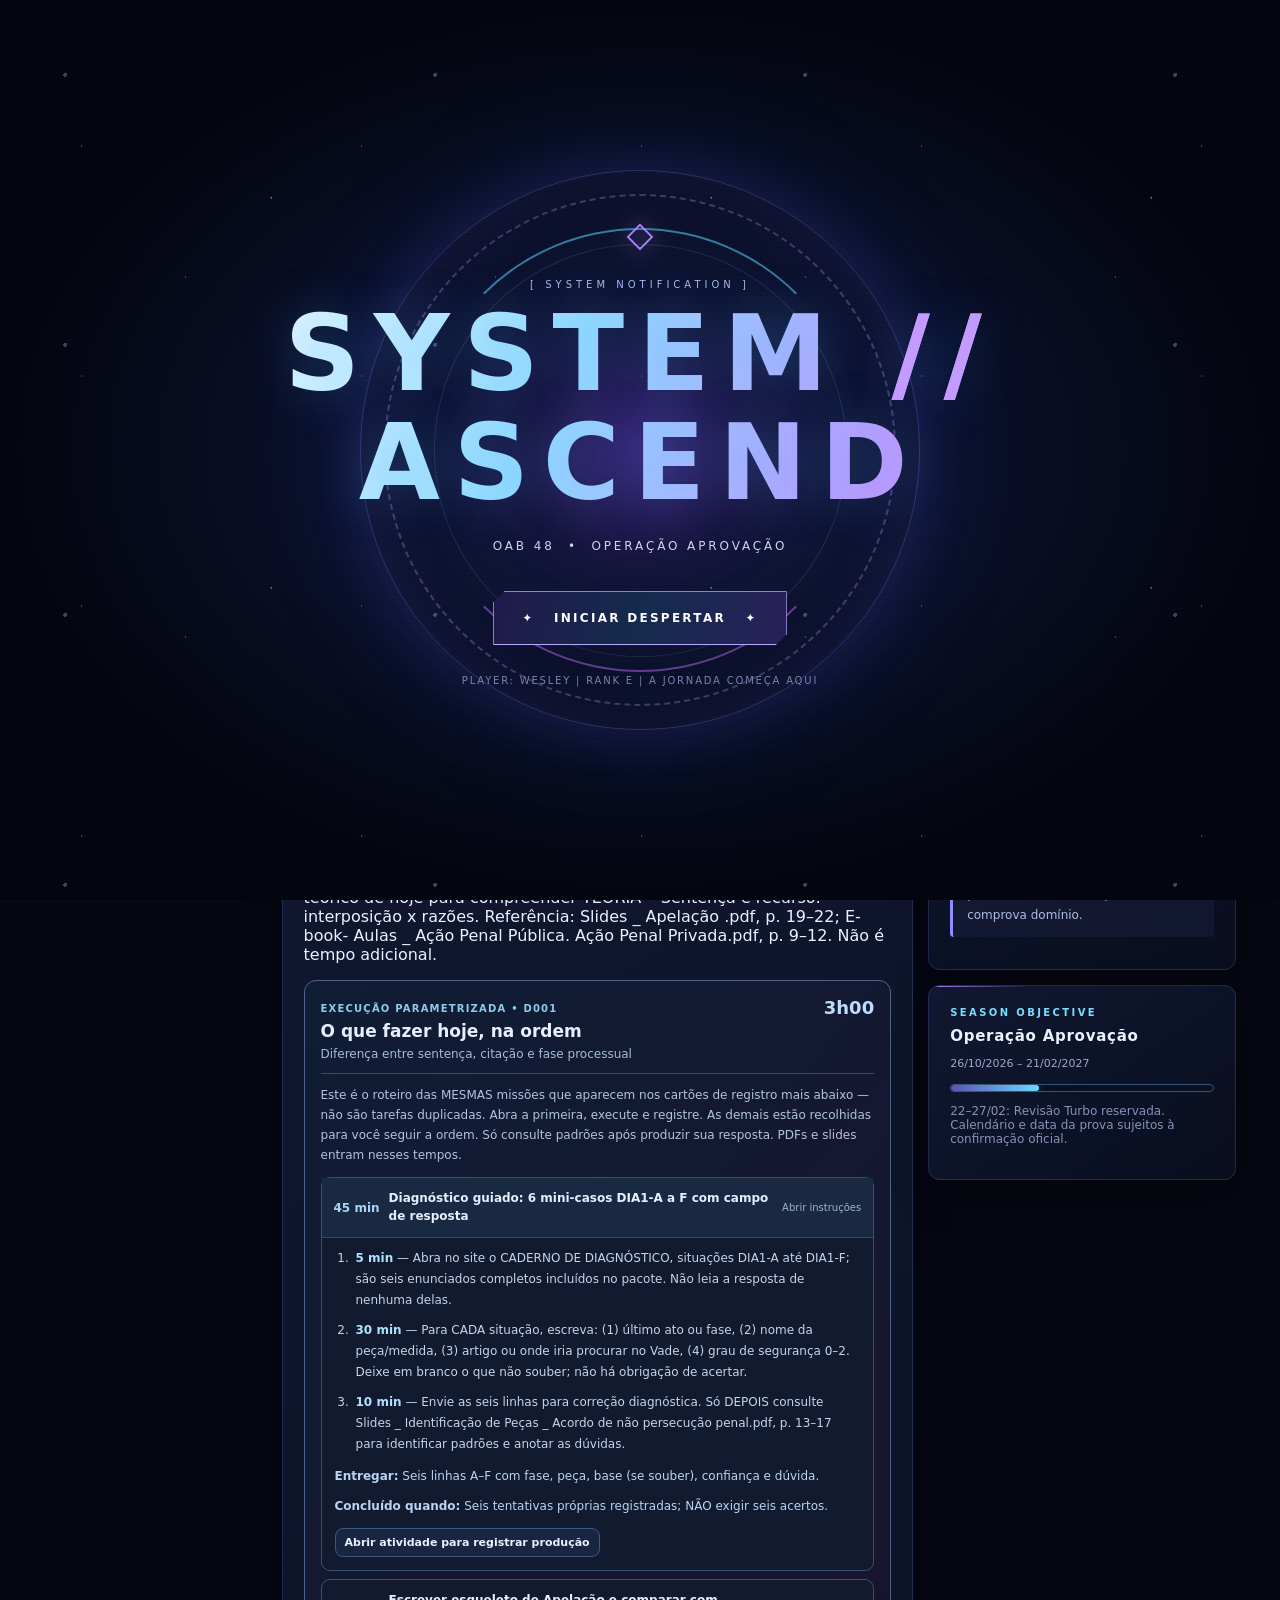
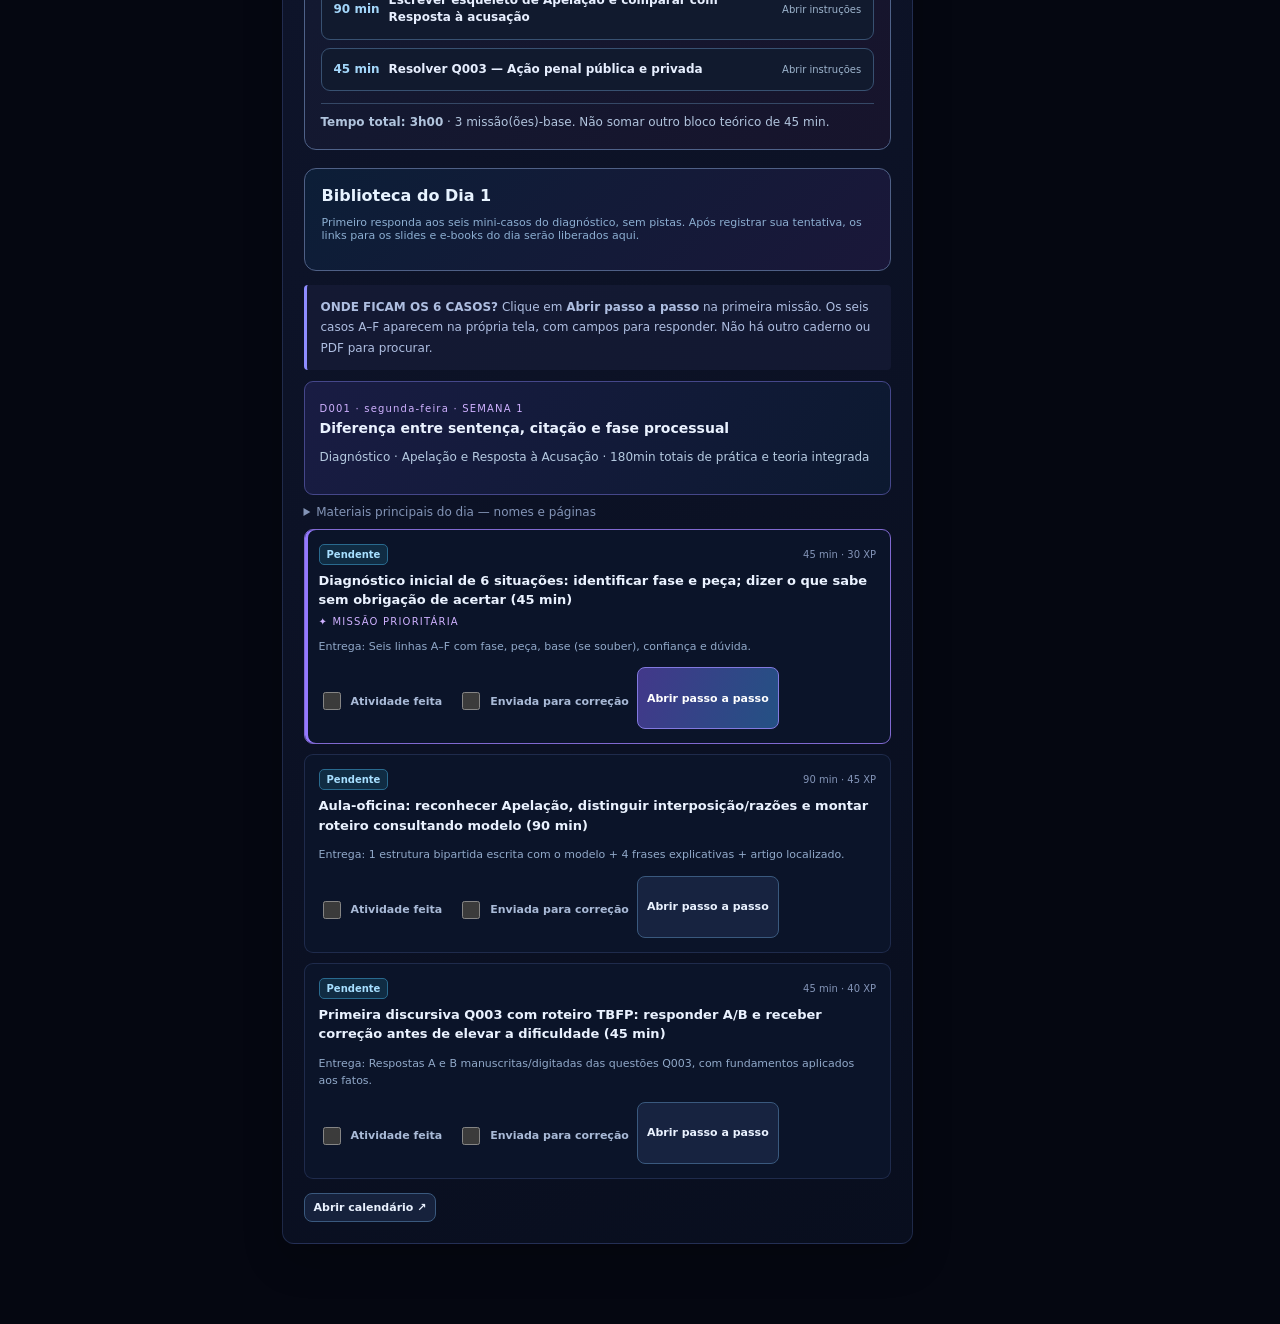
<file: index.html>
<!doctype html>
<html lang="pt-BR"><head><meta charset="utf-8"><meta name="viewport" content="width=device-width,initial-scale=1"><meta name="theme-color" content="#050711"><meta name="description" content="SYSTEM // ASCEND — OAB 48. Jornada de 119 dias, 274 missões e progressão baseada em evidências."><title>SYSTEM // ASCEND | OAB 48</title><link rel="stylesheet" href="./ascend-v3.css"></head>
<body><div class="background-fx" aria-hidden="true"></div>
<section class="intro" id="intro" aria-label="Tela de despertar">
<div class="intro-sky" aria-hidden="true"></div><div class="gate" aria-hidden="true"><div class="gate-core"></div><div class="seal"></div></div>
<div class="intro-content"><div class="intro-shield" aria-hidden="true">◇</div><div class="intro-status">[ SYSTEM NOTIFICATION ]</div><h1 class="gradient-ink">SYSTEM <em>//</em><br>ASCEND</h1><p class="intro-sub">OAB 48 &nbsp;•&nbsp; OPERAÇÃO APROVAÇÃO</p><button class="enter-button" id="enterBtn">✦ &nbsp; INICIAR DESPERTAR &nbsp; ✦</button><div class="intro-footer" id="introFooter">PLAYER: WESLEY &nbsp; | &nbsp; RANK E &nbsp; | &nbsp; A JORNADA COMEÇA AQUI</div></div>
</section>
<div class="shell"><aside class="sidebar" aria-label="Navegação principal">
<div class="brand"><div class="brand-logo"><span>ᛟ</span></div><div class="brand-copy"><div class="eyebrow">THE SYSTEM</div><strong>ASCEND // 48</strong></div></div>
<div class="nav-head">Menu do jogador</div><nav aria-label="Seções">
<button class="nav-btn active" data-page="dashboard" title="Painel"><span class="nav-icon">◈</span><span class="nav-text">Painel principal</span></button>
<button class="nav-btn" data-page="calendar" title="Calendário"><span class="nav-icon">▦</span><span class="nav-text">119 dias</span></button>
<button class="nav-btn" data-page="theory" title="Teoria"><span class="nav-icon">◧</span><span class="nav-text">Teoria: e-books e slides</span></button>
<button class="nav-btn" data-page="quality" title="Correções"><span class="nav-icon">✥</span><span class="nav-text">Correção e prioridades</span></button>
<button class="nav-btn" data-page="pieces" title="Peças"><span class="nav-icon">⚔</span><span class="nav-text">Arsenal de peças</span></button>
<button class="nav-btn" data-page="questions" title="Discursivas"><span class="nav-icon">✎</span><span class="nav-text">Discursivas</span></button>
<button class="nav-btn" data-page="sims" title="Simulados"><span class="nav-icon">♜</span><span class="nav-text">Boss Battles</span></button>
<button class="nav-btn" data-page="reviews" title="Revisões"><span class="nav-icon">◉</span><span class="nav-text">Revisões e erros</span></button>
<button class="nav-btn" data-page="awards" title="Conquistas"><span class="nav-icon">✧</span><span class="nav-text">Conquistas</span></button>
<button class="nav-btn" data-page="settings" title="Dados"><span class="nav-icon">⚙</span><span class="nav-text">Dados e backup</span></button>
</nav><div class="sidebar-footer"><span class="eyebrow">SYSTEM DIRECTIVE</span><div>XP não é domínio.<br>Corrigir, repetir, evoluir.</div><div style="margin-top:12px"><a href="./oab48-v2.html">V2 preservada ↗</a></div></div></aside>
<main class="system-main">
<div class="topline"><div><div class="eyebrow" id="pageEyebrow">PLAYER STATUS // OAB 48</div><h2 class="title" id="pageTitle">Painel de evolução</h2></div><div class="top-actions"><div class="chip" id="clockDate"></div><span class="chip">◈ <span id="globalRank">RANK E</span></span><button class="btn small-btn" id="backToIntro" title="Mostrar tela de entrada">↩ Despertar</button></div></div>
<section class="page active" id="page-dashboard">
<div class="grid">
<div id="plan105Banner" class="span-12"></div><div class="panel hero span-12"><div><div class="eyebrow">[ PLAYER IDENTIFIED ]</div><h3>WESLEY <span class="gradient-ink">// CAÇADOR</span></h3><p>Uma missão por vez. Cada resposta corrigida fortalece a próxima. Nenhuma conquista será inventada.</p><div class="statsline"><span id="heroDays">Dia 0/119</span><span>Prova-alvo: 28/02/2027*</span></div><div style="max-width:360px;margin-top:12px"><div class="progress"><span id="heroXpBar"></span></div><div class="statsline"><span id="heroXp">0 XP</span><span id="heroLevel">LV 01</span></div></div></div><div class="hero-orbit"><strong id="heroRank">E</strong><small>RANK</small></div></div>
<div class="panel metric span-3"><div class="label">MISSÕES VALIDADAS</div><div class="value number" id="statMissions">0 / 274</div><div class="hint">Exigência: evidência + correção</div></div>
<div class="panel metric span-3"><div class="label">PEÇAS INTEGRAIS</div><div class="value number" id="statPieces">0 / 45</div><div class="hint">Inclui simulados; sem dupla contagem</div></div>
<div class="panel metric span-3"><div class="label">DISCURSIVAS</div><div class="value number" id="statQuestions">0 / 145</div><div class="hint">Produzidas e corrigidas</div></div>
<div class="panel metric span-3"><div class="label">BOSS BATTLES</div><div class="value number" id="statSims">0 / 15</div><div class="hint">Completos e corrigidos</div></div>
<div class="panel padded span-8"><div class="section-head"><div><div class="eyebrow">DAILY PROTOCOL</div><h3 class="heading">Missões do dia selecionado</h3></div><div class="dates"><button class="btn small-btn" id="prevDay">‹</button><input type="date" id="daySelect" aria-label="Selecionar dia" style="width:145px"><button class="btn small-btn" id="nextDay">›</button></div></div><div id="dayHeading" class="muted small"></div><div id="optimizedDayBudget"></div><div id="dailyExecutionGuide"></div><div id="dayPdfLinks"></div><div id="dailyMissions"></div><div class="actions"><button class="btn small-btn" data-goto="calendar">Abrir calendário ↗</button></div></div>
<div class="span-4"><div class="panel padded"><div class="eyebrow">FOCUS MODE</div><h3 class="heading" style="margin-top:8px">Cronômetro de estudo</h3><label for="timerMission">Atividade vinculada</label><select id="timerMission"></select><div class="timer" id="timerDigits">00:00:00</div><div class="timer-text" id="timerMeta">Tempo bruto: 0 min · Pausas: 0 min</div><div class="actions"><button class="btn primary small-btn" id="timerStart">Iniciar</button><button class="btn small-btn" id="timerPause">Pausar</button><button class="btn small-btn" id="timerEnd">Encerrar</button></div><div class="notice">Tempo efetivo = intervalo total − pausas marcadas. Tempo não comprova domínio.</div></div><div class="panel padded" style="margin-top:15px"><div class="eyebrow">SEASON OBJECTIVE</div><h3 class="heading" style="margin-top:9px">Operação Aprovação</h3><div class="statsline"><span>26/10/2026 – 21/02/2027</span></div><div class="progress" style="margin-top:14px"><span id="seasonBar"></span></div><p class="muted small">22–27/02: Revisão Turbo reservada. Calendário e data da prova sujeitos à confirmação oficial.</p></div></div></div></section>
<section class="page" id="page-quality"><div class="grid">
<div class="panel padded span-12"><div class="eyebrow">MASTER PROTOCOL // QUALIDADE</div><h3 class="heading" style="margin-top:10px">Seis peças principais + correção escrita</h3><p class="muted small">Priorização por desempenho, sem excluir modalidades menos frequentes. Peças históricas ainda não resolvidas contam como primeiro contato; repetir não conta como caso inédito.</p><div id="qualityStats"></div></div>
<div class="panel padded span-7"><h3 class="heading">Plano de correção e reteste</h3><p class="muted small">Cada sessão mostra exatamente o que fazer e quando. Só marque realizada após corrigir e produzir evidência.</p><div id="qualitySlots"></div></div>
<div class="panel padded span-5"><h3 class="heading">Especialização nas seis peças</h3><div id="qualityPrimary"></div><div class="notice">Espelho oficial FGV apenas se fonte e edição forem identificadas. Nos outros casos, correção pedagógica discriminada item a item, nunca apresentada como espelho oficial.</div></div>
<div class="panel padded span-12"><h3 class="heading">Provas anteriores e simulados autorais</h3><p class="muted small">A origem do enunciado não determina se ele já foi visto pelo estudante. O registro da exposição é feito individualmente e preservado entre atualizações.</p><div id="qualityExamRules"></div><div id="addendumQuality"></div></div>
</div></section>
<section class="page" id="page-calendar"><div class="grid"><div class="panel padded span-7"><div class="section-head"><h3 class="heading">Mapa de 119 dias</h3><div class="dates"><button class="btn small-btn" id="prevMonth">‹</button><span class="chip" id="calMonth"></span><button class="btn small-btn" id="nextMonth">›</button></div></div><div class="calendar" id="calGrid"></div><div class="calendar-legend">● Dia com missão &nbsp; · &nbsp; Sábados: descanso programado, sem penalidade</div></div><div class="panel padded span-5"><div class="eyebrow">DAY LOG</div><h3 class="heading" id="calDayTitle" style="margin-top:9px">Selecione uma data</h3><div id="calDayDetails" class="small"></div><button class="btn primary" id="openCalendarDay">Ver missões no painel</button></div></div></section>
<section class="page" id="page-theory"><div class="grid"><div class="panel padded span-12"><div class="eyebrow">KNOWLEDGE PATH // ESTUDO REAL</div><h3 class="heading" style="margin-top:9px">Trilha de teoria — e-books e slides</h3><p class="muted small">Os e-books e slides são referências integradas às atividades da V2.1. Use a biblioteca privada abaixo para abrir o arquivo diretamente na página indicada.</p><div id="pdfLibraryHub" class="pdf-hub"></div><div id="theoryOverview"></div><div class="notice">Na V2.1, as leituras estão incluídas nas 335 horas totais; não representam tempo adicional. Registre as páginas realmente estudadas e preserve os sábados de descanso.</div></div><div class="panel padded span-12"><div class="section-head"><h3 class="heading">Leituras por data e material</h3><span class="tag blue">Nomes e páginas rastreáveis</span></div><div id="theorySchedule"></div></div></div></section>
<section class="page" id="page-pieces"><div class="panel padded"><div class="section-head"><div><div class="eyebrow">ARSENAL // MASTERY</div><h3 class="heading" style="margin-top:8px">Matriz de peças e modalidades</h3></div><button class="btn primary" data-eval="Peça">+ Registrar correção</button></div><div class="notice">Reconhecer → localizar no Vade → reproduzir → escrever teses → peça guiada → integral autônoma → simulado. Os níveis abaixo dependem de registro de desempenho, não de XP.</div><div class="scroll"><table class="table"><thead><tr><th>Modalidade</th><th>Etapa demonstrada</th><th>Peças corrigidas</th><th>Último treino</th><th>Ação</th></tr></thead><tbody id="pieceRows"></tbody></table></div></div><div class="panel padded" style="margin-top:16px"><div class="section-head"><h3 class="heading">Banco de casos P001–P027</h3><span class="tag blue">Padrões protegidos até a tentativa</span></div><label for="pieceCatalogSearch">Buscar peça ou ID</label><input id="pieceCatalogSearch" placeholder="Ex.: P016, Apelação"><div id="v12PieceCatalog" class="v12-list"></div></div></section>
<section class="page" id="page-questions"><div class="grid"><div class="panel padded span-7"><div class="section-head"><h3 class="heading">Treinamento discursivo</h3><button class="btn primary" data-eval="Discursiva">+ Registrar avaliação</button></div><div class="notice">Itens A/B em TBFP: tese → base legal → fatos → pedido. Os enunciados e gabaritos não são expostos antecipadamente neste painel.</div><div id="questionsList"></div></div><div class="panel padded span-5"><h3 class="heading">Resultados documentados</h3><div id="questionHistory"></div></div></div><div class="panel padded" style="margin-top:16px"><div class="section-head"><h3 class="heading">Catálogo Q001–Q100</h3><span class="tag blue">Enunciados sem gabarito</span></div><label for="questionCatalogSearch">Buscar por número ou assunto</label><input id="questionCatalogSearch" placeholder="Ex.: Q003, ação penal"><div id="v12QuestionCatalog" class="v12-list"></div></div></section>
<section class="page" id="page-sims"><div class="grid"><div class="panel padded span-8"><div class="section-head"><div><div class="eyebrow">BOSS BATTLE</div><h3 class="heading">15 janelas condicionais de simulado</h3></div><button class="btn primary" data-eval="Simulado">+ Registrar resultado</button></div><div class="notice">Só conta como completo após peça + 4 discursivas + correção. O portão de prontidão pode transformar a janela em oficina guiada.</div><div id="simList"></div><div id="addendumSims"></div></div><div class="panel padded span-4"><h3 class="heading">Notas dos simulados</h3><div id="simHistory"></div></div></div></section>
<section class="page" id="page-reviews"><div class="grid"><div class="panel padded span-7"><h3 class="heading">Revisões D+1 / 7 / 15 / 30</h3><div id="reviewList"></div></div><div class="panel padded span-5"><h3 class="heading">Banco de erros</h3><form id="errorForm"><label>Tópico ou peça</label><input name="topic" required maxlength="150" placeholder="Apelação — tempestividade"><label>Erro observado e correção</label><textarea name="detail" required placeholder="Registre somente erro efetivamente identificado"></textarea><button class="btn primary">Registrar erro</button></form><div id="errorList"></div></div></div></section>
<section class="page" id="page-awards"><div class="panel padded"><div class="eyebrow">ACHIEVEMENT UNLOCKED</div><h3 class="heading" style="margin-top:8px">Conquistas desbloqueadas por evidências</h3><div class="grid" id="awardsList"></div></div></section>
<section class="page" id="page-settings"><div class="grid"><div class="panel padded span-6"><h3 class="heading">Dados, sincronização e backup</h3><div class="notice">Os registros ficam neste navegador. Nenhuma sincronização automática com ChatGPT, Notion ou outros dispositivos. Exporte periodicamente.</div><div class="actions"><button class="btn" id="undoV12Btn">↶ Desfazer migração V1.2</button><button class="btn primary" id="exportBtn">↓ Exportar backup JSON</button><button class="btn" id="importBtn">↑ Importar backup</button><input type="file" id="importFile" accept=".json,application/json" class="hidden"><input type="file" id="pdfFileInput" accept=".pdf,application/pdf" class="hidden"></div><hr><div class="muted small" id="dataStatus"></div><div class="notice" id="plan105Info" style="margin-top:10px"><b>Calendário:</b> carregando informações…</div><div class="actions" style="flex-wrap:wrap;margin-top:12px"><button type="button" class="btn primary" id="activatePlan105">Ativar cronograma 105 dias (arquivo JSON)</button><button type="button" class="btn" id="restorePlan119">Retornar aos 119 dias, sem apagar progresso</button><input type="file" class="hidden" id="plan105Input" accept=".json,application/json"></div><p class="muted small">A importação acontece somente neste navegador. Um backup do progresso será guardado antes da troca. O arquivo JSON da nova agenda não contém gabaritos.</p><p class="muted small">A V1 e a V2 foram preservadas. Dados anteriores compatíveis são migrados sem serem apagados.</p></div><div class="panel padded span-6"><h3 class="heading">Registrar missão própria</h3><form id="customForm"><label>Descrição</label><input name="title" required maxlength="150"><div class="form-row"><div><label>Data</label><input name="date" type="date" required></div><div><label>Categoria</label><select name="type"><option value="teoria">Estudo</option><option value="discursiva">Discursiva</option><option value="treino_guiado_peca">Oficina de peça</option><option value="revisao">Revisão</option></select></div></div><label>Referência do material</label><input name="source" placeholder="Arquivo e página, quando conhecido"><button class="btn primary">Criar missão</button></form></div><div class="panel padded span-12"><h3 class="heading">Origem e controle</h3><p class="muted small">Fonte de verdade: plano ASCEND v1.1 (119 dias / 274 missões), enviado pelo usuário. IDs mantidos para atualizações futuras sem duplicação. A programação e as páginas vieram do arquivo recebido e ainda dependem da auditoria final dos PDFs.</p><div class="actions"><a class="btn" href="./oab48-v2.html">Consultar V2 legada ↗</a><a class="btn" href="./legacy.html">Consultar V1 legada ↗</a><a class="btn" href="./data/plano-oab48-119-dias-v1.1.json">Ver plano original ↗</a></div><p class="muted small">Corte legislativo indicado no plano: 21/09/2026, sujeito à confirmação da documentação oficial.</p></div></div></section>
</main></div>
<dialog class="dialog" id="missionDialog"><header><h2 id="missionDialogTitle">Registro da missão</h2><button class="close-btn" data-close="missionDialog" aria-label="Fechar">×</button></header><p class="subheading" id="missionDialogHelp"></p><div id="v12MissionOutline" class="v12-mission-outline"></div><div id="v12MissionAction"></div><div id="addendumMission"></div><form id="missionForm"><input type="hidden" name="id"><label>Produção realizada / evidência (obrigatória)</label><textarea name="evidence" required minlength="10" placeholder="Descreva o que escreveu, a produção enviada e a referência da correção."></textarea><label>Referência, arquivo ou link da produção (opcional)</label><input name="evidence_link" placeholder="Ex.: foto manuscrita, documento, link"><div class="form-row"><div><label>Materiais utilizados (informação da tentativa)</label><select name="materials_mode"><option value="">Não informado</option><option value="sem_consulta">Sem consulta</option><option value="vade">Somente Vade Mecum</option><option value="slides_ebooks">Slides ou e-books</option><option value="modelo">Modelo de peça / roteiro</option><option value="outros">Outros / combinação</option></select></div><div><label>Detalhes da consulta (opcional)</label><input name="materials_notes" maxlength="350" placeholder="Ex.: Vade CP/CPP, slides pp. 19–22"></div></div><div class="form-row"><div><label>Tempo efetivo real (min)</label><input name="actual_minutes" type="number" min="0" max="9999" step="1"></div><div><label>Etapa efetivamente realizada</label><select name="learning_stage"><option value="reconhecimento">Reconhecimento / fundamento</option><option value="guiado">Com modelo / orientado</option><option value="integral_consulta">Integral com consulta</option><option value="autonomo">Integral sem modelo</option></select></div></div><div class="actions"><button class="btn primary" type="submit">Salvar tentativa no ASCEND</button><button type="button" class="btn" id="copyMissionInDialog"><span aria-hidden="true">⧉</span> Copiar para o ChatGPT</button></div><p class="muted small" id="copyMissionNote">Salvar registra no navegador; copiar prepara um texto para você colar nesta conversa. Não há envio automático ao ChatGPT.</p></form><hr><div id="validateBlock" class="hidden"><h3 class="heading">Validação após correção</h3><p class="subheading">Só registre uma validação que realmente ocorreu. Esta ação é manual; o aplicativo não corrige respostas.</p><form id="validateForm"><input type="hidden" name="id"><label>O que o mentor verificou ou corrigiu? (obrigatório)</label><textarea name="correction" required minlength="10"></textarea><div class="form-row"><div><label>Resultado do treinamento</label><select name="outcome"><option value="validado">Produção validada</option><option value="ajustar">Precisa de nova tentativa</option></select></div><div><label>Peça produzida integralmente?</label><select name="is_full_piece"><option value="false">Não</option><option value="true">Sim, com correção</option></select></div></div><div class="form-row"><div><label>Modelo utilizado?</label><select name="used_model"><option value="true">Sim</option><option value="false">Não</option></select></div><div><label>Identificador da correção</label><input name="correction_ref" placeholder="Ex.: chat, espelho, data" required></div></div><button class="btn primary">Registrar resultado verificado</button></form></div></dialog>
<dialog class="dialog" id="gradeDialog"><header><h2 id="gradeDialogTitle">Registrar correção</h2><button class="close-btn" data-close="gradeDialog">×</button></header><p class="subheading">Não invente notas. Quando houver espelho oficial, cite-o; caso contrário, classifique a avaliação como pedagógica.</p><form id="gradeForm"><input type="hidden" name="type"><label>Peça, questão, simulado ou caso</label><input name="topic" required maxlength="160"><div class="form-row"><div><label>Data da correção</label><input name="date" type="date" required></div><div><label>Base da avaliação</label><select name="basis"><option value="Pedagógica">Pedagógica</option><option value="Espelho oficial identificado">Espelho oficial identificado</option></select></div></div><div class="form-row"><div><label>Nota da peça / questão</label><input name="score" type="number" min="0" max="10" step=".01" required></div><div><label>Máximo da peça / questão</label><input name="max" type="number" min=".01" max="10" step=".01" value="5" required></div></div><div id="simGradeFields" class="hidden"><div class="form-row"><div><label>Nota das discursivas (0–5)</label><input name="disc_score" type="number" min="0" max="5" step=".01"></div><div><label>Peça + 4 A/B concluídas?</label><select name="complete"><option value="false">Não</option><option value="true">Sim, com correção</option></select></div></div></div><div class="form-row"><div><label>Modalidade de aprendizagem</label><select name="learning_stage"><option value="guiado">Com apoio</option><option value="integral_consulta">Integral com Vade</option><option value="autonomo">Sem modelo</option></select></div><div><label>Peça integral corrigida?</label><select name="is_full_piece"><option value="false">Não</option><option value="true">Sim</option></select></div></div><label>Correção aplicada / referência do espelho (obrigatória)</label><textarea name="feedback" required minlength="12"></textarea><div id="addendumGrade"></div><button class="btn primary">Salvar avaliação documentada</button></form></dialog>
<div class="snackbar hidden" id="snackbar" role="status" aria-live="polite"></div>
<link rel="stylesheet" href="./ascend-v12.css"><link rel="stylesheet" href="./ascend-dia1.css"><link rel="stylesheet" href="./ascend-teoria.css"><link rel="stylesheet" href="./ascend-qualidade.css"><script src="./ascend-v3.js" defer></script><script src="./ascend-v12.js" defer></script><script src="./ascend-dia1.js" defer></script><script src="./ascend-curriculo.js" defer></script><script src="./ascend-teoria.js" defer></script><script src="./ascend-qualidade.js" defer></script><link rel="stylesheet" href="./ascend-otimizado.css"><script src="./ascend-otimizado.js" defer></script><script src="./ascend-lacunas.js" defer></script><script src="./ascend-espelhos.js" defer></script><link rel="stylesheet" href="./ascend-adendo.css"><script src="./ascend-adendo.js" defer></script><link rel="stylesheet" href="./ascend-biblioteca.css"><script src="./ascend-biblioteca.js" defer></script><link rel="stylesheet" href="./ascend-copiar.css"><script src="./ascend-copiar.js" defer></script><link rel="stylesheet" href="./ascend-roteiro.css"><script src="./ascend-roteiro.js" defer></script><link rel="stylesheet" href="./ascend-105.css"><script src="./ascend-105.js" defer></script><style>.ascend-old-field{display:none!important}.ascend-checklist{display:flex;gap:16px;flex-wrap:wrap;padding:10px 0}.ascend-checklist label{display:inline-flex;align-items:center;gap:7px;cursor:pointer;font-weight:600}.ascend-checklist input{width:18px;height:18px;accent-color:#8c74ef}</style><script src="./ascend-checklist.js" defer></script></body></html>
</file>
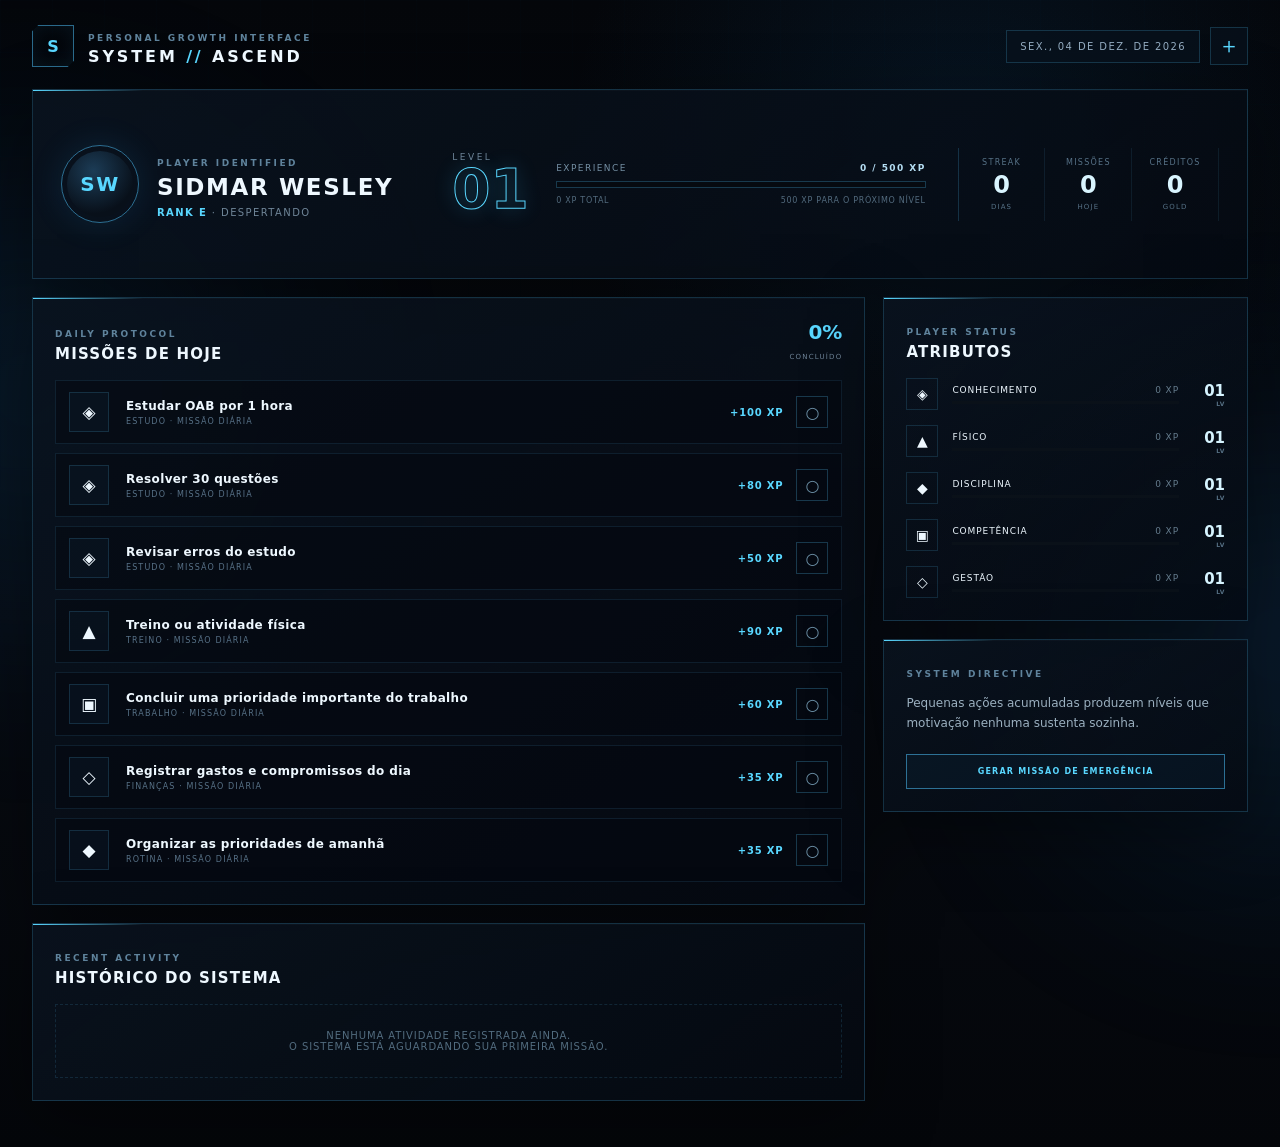
<file: legacy.html>
<!DOCTYPE html>
<html lang="pt-BR">
<head>
  <meta charset="UTF-8" />
  <meta name="viewport" content="width=device-width, initial-scale=1.0" />
  <meta name="theme-color" content="#05070b" />
  <title>SYSTEM // ASCEND — V1 LEGADO</title>
  <link rel="stylesheet" href="style.css" />
</head>
<body>
  <div class="bg-grid"></div>
  <div class="bg-glow glow-a"></div>
  <div class="bg-glow glow-b"></div>

  <div id="levelUp" class="level-up" aria-hidden="true">
    <div class="level-up__halo"></div>
    <p>SYSTEM NOTIFICATION</p>
    <h2>LEVEL UP</h2>
    <strong id="newLevelText">LV. 2</strong>
    <span>Novos limites foram desbloqueados.</span>
  </div>

  <div id="toast" class="toast" aria-live="polite"></div>

  <header class="topbar">
    <div class="brand">
      <div class="brand-mark">S</div>
      <div>
        <span class="eyebrow">PERSONAL GROWTH INTERFACE</span>
        <h1>SYSTEM <i>//</i> ASCEND</h1>
      </div>
    </div>
    <div class="top-actions">
      <span id="todayLabel" class="date-chip"></span>
      <button id="addMissionBtn" class="icon-btn" title="Nova missão">＋</button>
    </div>
  </header>

  <main class="shell">
    <section class="hero panel">
      <div class="player-id">
        <div class="avatar-ring"><span>SW</span></div>
        <div>
          <span class="eyebrow">PLAYER IDENTIFIED</span>
          <h2 id="playerName">SIDMAR WESLEY</h2>
          <p><span id="rankText" class="rank">RANK E</span> · <span id="classText">DESPERTANDO</span></p>
        </div>
      </div>

      <div class="level-block">
        <div class="level-number"><small>LEVEL</small><strong id="levelText">01</strong></div>
        <div class="xp-block">
          <div class="xp-meta"><span>EXPERIENCE</span><strong id="xpText">0 / 500 XP</strong></div>
          <div class="xp-bar"><div id="xpFill" class="xp-fill"></div></div>
          <div class="xp-sub"><span id="totalXpText">0 XP TOTAL</span><span id="nextLevelText">500 XP PARA O PRÓXIMO NÍVEL</span></div>
        </div>
      </div>

      <div class="quick-stats">
        <div><span>STREAK</span><strong id="streakText">0</strong><small>DIAS</small></div>
        <div><span>MISSÕES</span><strong id="completedText">0</strong><small>HOJE</small></div>
        <div><span>CRÉDITOS</span><strong id="coinsText">0</strong><small>GOLD</small></div>
      </div>
    </section>

    <section class="layout-grid">
      <div class="main-column">
        <section class="panel section-card">
          <div class="section-head">
            <div><span class="eyebrow">DAILY PROTOCOL</span><h3>Missões de hoje</h3></div>
            <div class="mission-summary"><span id="missionPercent">0%</span><small>CONCLUÍDO</small></div>
          </div>
          <div id="missionList" class="mission-list"></div>
        </section>

        <section class="panel section-card">
          <div class="section-head"><div><span class="eyebrow">RECENT ACTIVITY</span><h3>Histórico do sistema</h3></div></div>
          <div id="historyList" class="history-list"></div>
        </section>
      </div>

      <aside class="side-column">
        <section class="panel section-card">
          <div class="section-head"><div><span class="eyebrow">PLAYER STATUS</span><h3>Atributos</h3></div></div>
          <div id="attributeList" class="attribute-list"></div>
        </section>

        <section class="panel system-message">
          <span class="eyebrow">SYSTEM DIRECTIVE</span>
          <p id="directiveText">Pequenas ações acumuladas produzem níveis que motivação nenhuma sustenta sozinha.</p>
          <button id="emergencyBtn" class="secondary-btn">GERAR MISSÃO DE EMERGÊNCIA</button>
        </section>
      </aside>
    </section>
  </main>

  <dialog id="missionDialog" class="dialog">
    <form id="missionForm" method="dialog">
      <div class="dialog-head"><div><span class="eyebrow">CREATE QUEST</span><h3>Nova missão</h3></div><button type="button" id="closeDialog" class="close-btn">×</button></div>
      <label>Nome da missão<input id="missionTitle" required maxlength="70" placeholder="Ex.: Revisar Direito Constitucional" /></label>
      <div class="form-grid">
        <label>Área<select id="missionCategory"><option value="study">Estudo</option><option value="fitness">Treino</option><option value="routine">Rotina</option><option value="work">Trabalho</option><option value="finance">Finanças</option></select></label>
        <label>XP<input id="missionXp" type="number" min="10" max="1000" value="50" required /></label>
      </div>
      <button class="primary-btn" type="submit">ADICIONAR AO SISTEMA</button>
    </form>
  </dialog>

  <script src="app.js"></script>
</body>
</html>
</file>
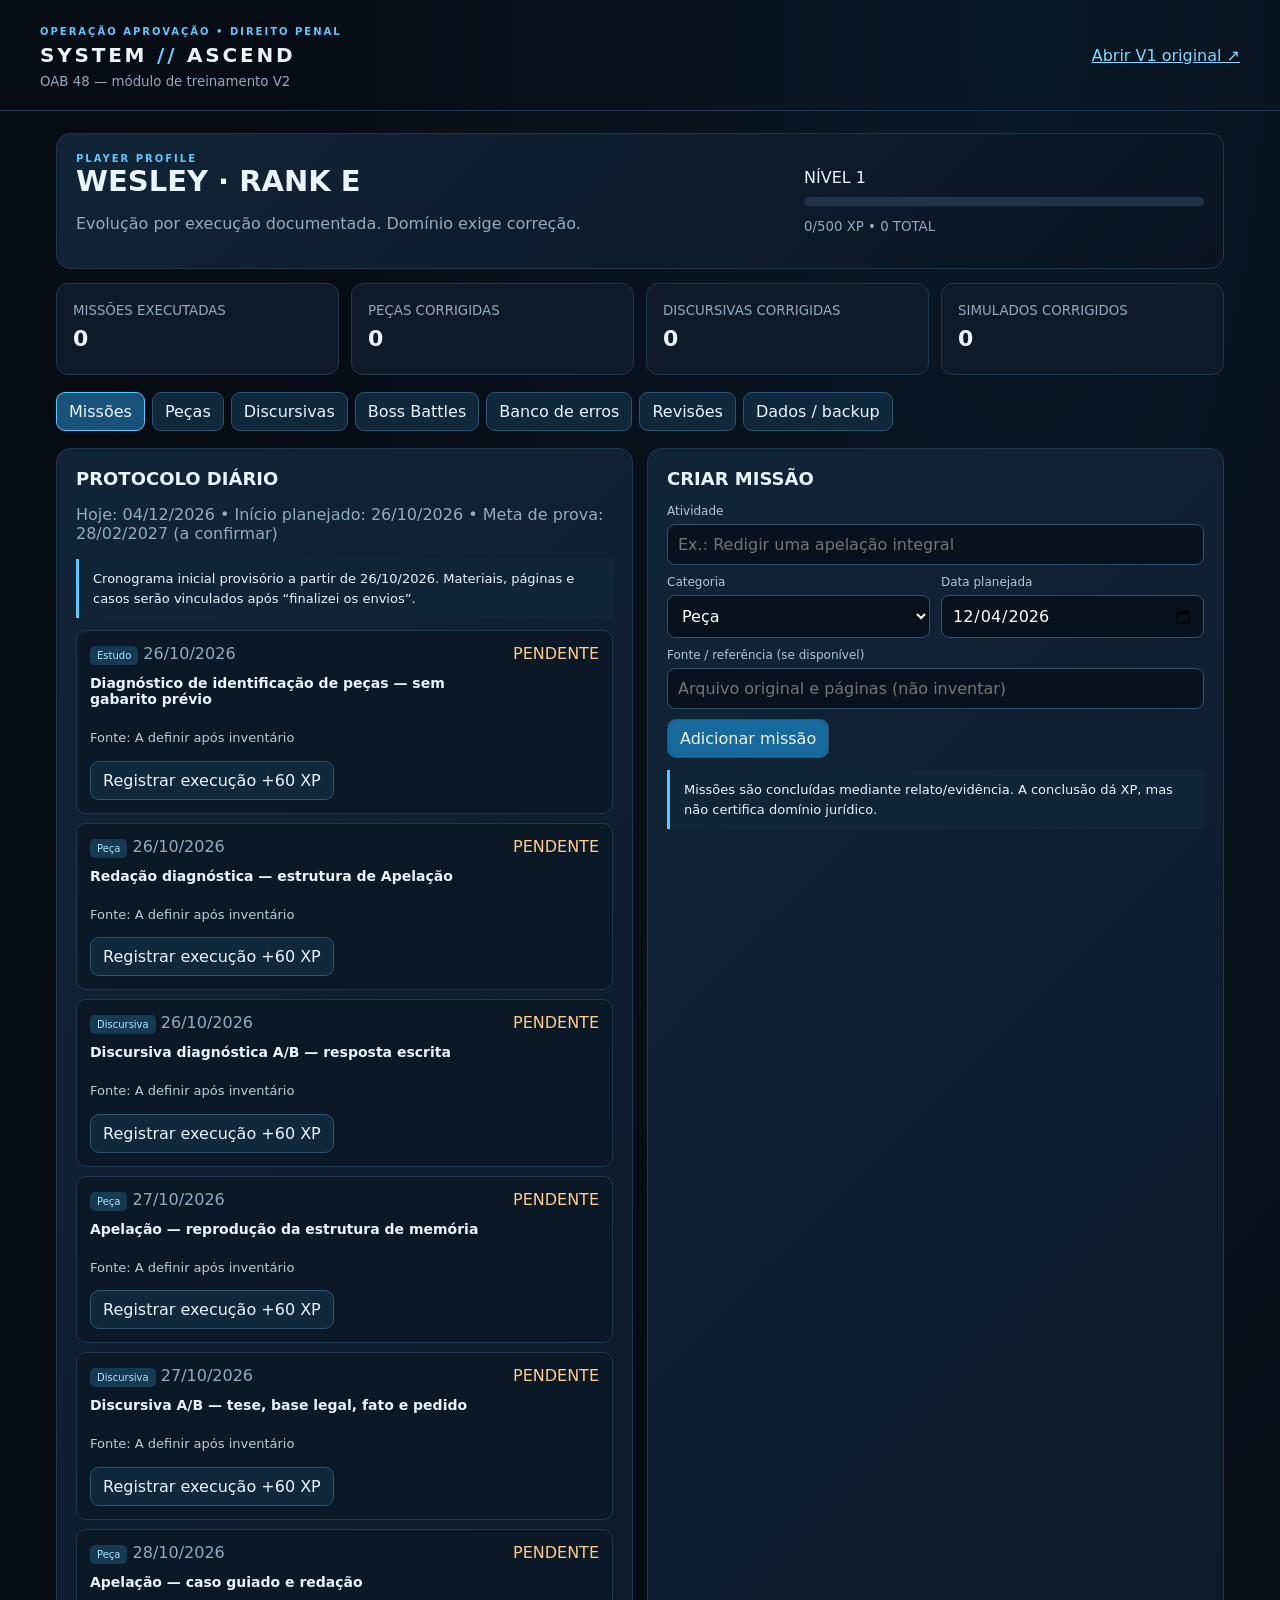
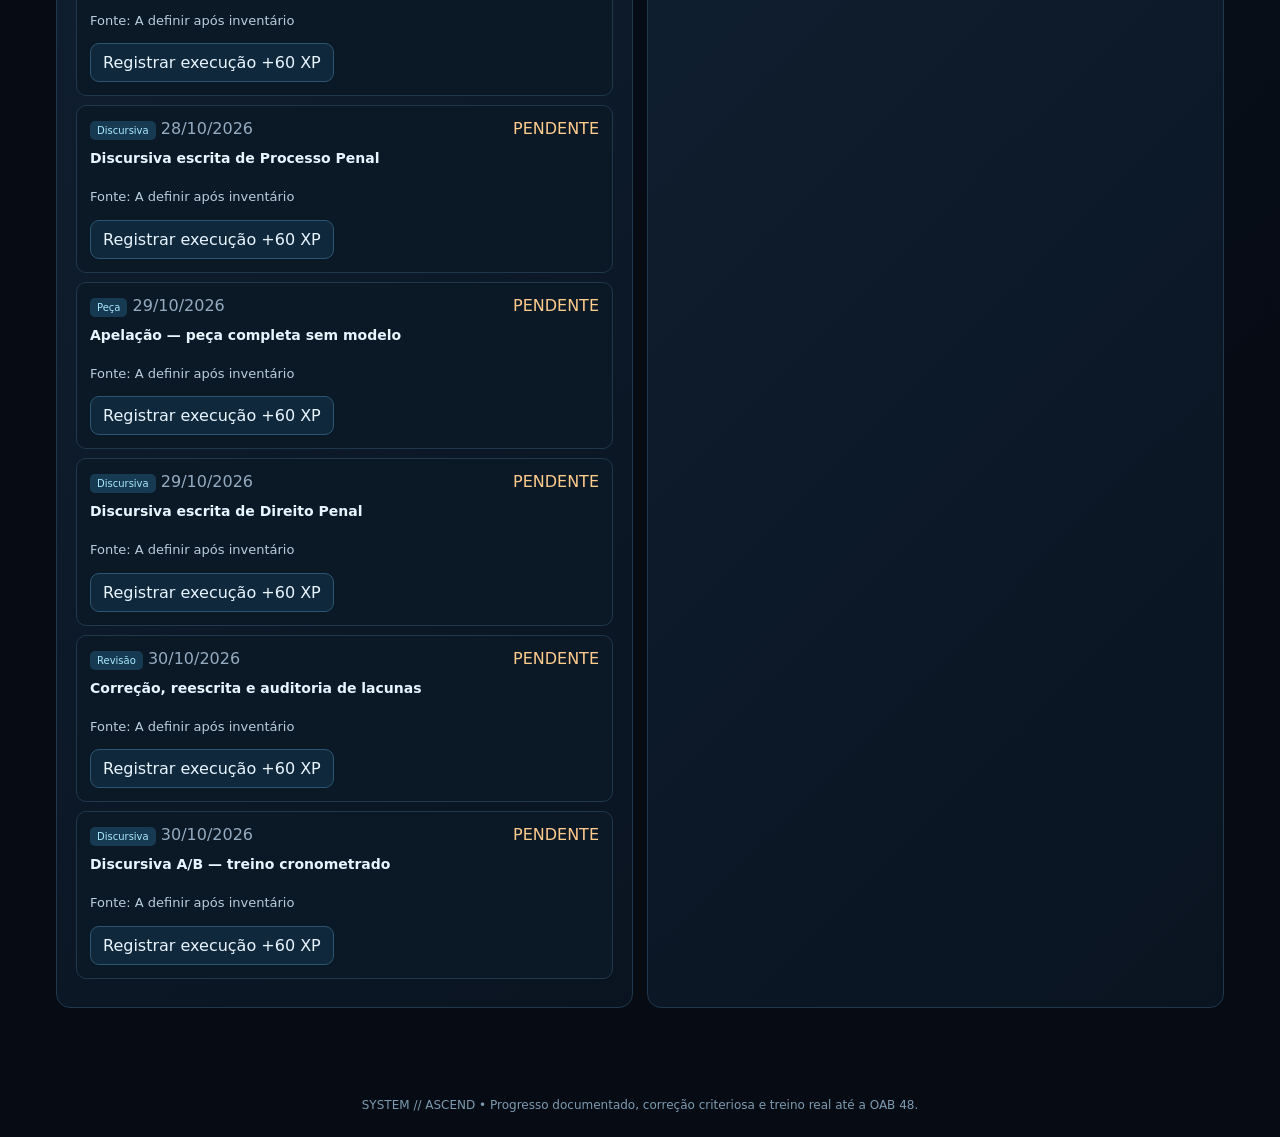
<file: oab48-v2.html>
<!doctype html>
<html lang="pt-BR"><head><meta charset="UTF-8"><meta name="viewport" content="width=device-width, initial-scale=1"><meta name="theme-color" content="#070d16">
<title>SYSTEM // ASCEND — OAB 48</title>
<style>
:root{font-family:Inter,system-ui,Arial,sans-serif;color:#e8f5ff;background:#060b14;--line:#20384c;--blue:#55caff;--muted:#94abc0;--panel:#101c2b}
*{box-sizing:border-box}body{margin:0;background:radial-gradient(ellipse at 80% 0%,#11344b55,transparent 55%),#060b14;min-height:100vh}button,input,textarea,select{font:inherit}button{cursor:pointer}a{color:#7edaff}header{display:flex;justify-content:space-between;align-items:center;padding:20px max(16px,calc((100vw - 1200px)/2));border-bottom:1px solid var(--line);gap:12px;flex-wrap:wrap}header h1{letter-spacing:.14em;font-size:20px;margin:4px 0}small,.muted{color:var(--muted)}main{max-width:1200px;margin:0 auto;padding:22px 16px 65px}h2{font-size:18px;margin:0 0 15px}h3{font-size:14px;margin:0 0 8px}.eyebrow{font-size:10px;letter-spacing:.2em;color:var(--blue);font-weight:800}.hero,.card{background:linear-gradient(135deg,#122437,#0a1421);border:1px solid var(--line);border-radius:14px;padding:19px}.hero{display:flex;justify-content:space-between;gap:24px;align-items:center;flex-wrap:wrap}.hero strong{font-size:29px}.bar{height:9px;background:#203247;border-radius:10px;overflow:hidden;margin:10px 0}.fill{height:100%;background:linear-gradient(90deg,#197bd1,#64e5ff)}.stats{display:grid;grid-template-columns:repeat(4,1fr);gap:12px;margin-top:14px}.stat{padding:16px;background:#0e1a28;border:1px solid var(--line);border-radius:12px}.stat b{font-size:22px;display:block;margin:7px 0}.tabs{display:flex;gap:7px;overflow-x:auto;padding:17px 0}.tabs button{white-space:nowrap}.btn,.tabs button{background:#10283b;color:#e8f5ff;border:1px solid #2b5571;border-radius:9px;padding:9px 12px}.btn:hover,.tabs button:hover,.tabs button.active{background:#18517a;border-color:#54c8ff}.btn.primary{background:#17689c}.btn:disabled{opacity:.45;cursor:default}.section{display:none}.section.active{display:block}.grid{display:grid;grid-template-columns:repeat(2,minmax(0,1fr));gap:14px}.wide{grid-column:1/-1}.item{border:1px solid var(--line);border-radius:10px;background:#0b1826;padding:13px;margin:9px 0}.item p{font-size:13px;line-height:1.5;color:#b9cddd}.item-head{display:flex;align-items:start;justify-content:space-between;gap:12px}.tag{display:inline-block;padding:4px 7px;border-radius:5px;font-size:10px;color:#a9e7ff;background:#163a52}.warning{color:#ffcc8c}.success{color:#78ebbe}label{display:block;color:#afc8dd;font-size:12px;margin:10px 0 6px}input,textarea,select{background:#07121e;border:1px solid #33516a;border-radius:8px;color:white;width:100%;padding:10px}textarea{min-height:83px;resize:vertical}form .row{display:grid;grid-template-columns:repeat(2,1fr);gap:11px}form button{margin-top:10px}table{width:100%;border-collapse:collapse;font-size:12px}td,th{padding:9px 6px;text-align:left;border-bottom:1px solid #254055}th{color:#8dbdd6}details{margin-top:10px}summary{cursor:pointer;color:#8ccff4}footer{color:#7d9bb0;font-size:12px;text-align:center;padding:25px} .notice{border-left:3px solid #59caff;padding:10px 14px;background:#112537;margin:12px 0;font-size:13px;line-height:1.5} .actions{display:flex;gap:8px;flex-wrap:wrap;margin-top:10px}@media(max-width:700px){.stats{grid-template-columns:repeat(2,1fr)}.grid{grid-template-columns:1fr}form .row{grid-template-columns:1fr}.hero strong{font-size:24px}}
</style></head><body>
<header><div><span class="eyebrow">OPERAÇÃO APROVAÇÃO • DIREITO PENAL</span><h1>SYSTEM <span style="color:#5ad2ff">//</span> ASCEND</h1><small>OAB 48 — módulo de treinamento V2</small></div><a href="legacy.html">Abrir V1 original ↗</a></header>
<main><section class="hero"><div><div class="eyebrow">PLAYER PROFILE</div><strong>WESLEY · <span id="rank">RANK E</span></strong><p class="muted">Evolução por execução documentada. Domínio exige correção.</p></div><div style="min-width:230px;flex:1;max-width:400px"><div id="level">NÍVEL 1</div><div class="bar"><div id="xpbar" class="fill" style="width:0%"></div></div><small id="xptext">0/500 XP</small></div></section>
<div class="stats"><div class="stat"><small>MISSÕES EXECUTADAS</small><b id="done">0</b></div><div class="stat"><small>PEÇAS CORRIGIDAS</small><b id="piecescount">0</b></div><div class="stat"><small>DISCURSIVAS CORRIGIDAS</small><b id="questionscount">0</b></div><div class="stat"><small>SIMULADOS CORRIGIDOS</small><b id="simscount">0</b></div></div>
<nav class="tabs" aria-label="Módulos"><button class="active" data-tab="missions">Missões</button><button data-tab="pieces">Peças</button><button data-tab="questions">Discursivas</button><button data-tab="sims">Boss Battles</button><button data-tab="errors">Banco de erros</button><button data-tab="reviews">Revisões</button><button data-tab="backup">Dados / backup</button></nav>
<section class="section active" id="missions"><div class="grid"><div class="card"><h2>PROTOCOLO DIÁRIO</h2><p class="muted" id="today"></p><div class="notice">Cronograma inicial provisório a partir de 26/10/2026. Materiais, páginas e casos serão vinculados após “finalizei os envios”.</div><div id="mission-list"></div></div><div class="card"><h2>CRIAR MISSÃO</h2><form id="mission-form"><label>Atividade</label><input name="title" required maxlength="160" placeholder="Ex.: Redigir uma apelação integral"><div class="row"><div><label>Categoria</label><select name="kind"><option>Peça</option><option>Discursiva</option><option>Revisão</option><option>Simulado</option><option>Estudo</option></select></div><div><label>Data planejada</label><input name="date" type="date" required></div></div><label>Fonte / referência (se disponível)</label><input name="source" placeholder="Arquivo original e páginas (não inventar)"><button class="btn primary">Adicionar missão</button></form><div class="notice">Missões são concluídas mediante relato/evidência. A conclusão dá XP, mas não certifica domínio jurídico.</div></div></div></section>
<section class="section" id="pieces"><div class="card"><h2>MATRIZ DE COBERTURA — PEÇAS</h2><div class="notice">Todos os níveis começam como “Não avaliado”. Nenhum desempenho é presumido. Use o registro de correções abaixo após avaliação efetiva.</div><div style="overflow:auto"><table><thead><tr><th>Peça / modalidade</th><th>Nível demonstrado</th><th>Última correção</th></tr></thead><tbody id="piece-matrix"></tbody></table></div></div></section>
<section class="section" id="questions"><div class="card"><h2>DISCURSIVAS</h2><p class="muted">Treinamento obrigatório desde a primeira semana. Cada questão deve ter correção por item A/B e fundamento jurídico.</p><div id="question-history"></div></div></section>
<section class="section" id="sims"><div class="card"><h2>BOSS BATTLES — SIMULADOS</h2><p class="muted">Meta inicial: 1 peça + 4 questões em até 5 horas, com nota da peça e discursivas separadas.</p><div id="sim-history"></div></div></section>
<section class="section" id="errors"><div class="grid"><div class="card"><h2>BANCO DE ERROS</h2><div id="error-list"></div></div><div class="card"><h2>ADICIONAR ERRO IDENTIFICADO</h2><form id="error-form"><label>Peça / disciplina</label><input name="topic" required><label>Erro comprovado e ajuste</label><textarea name="detail" required></textarea><button class="btn primary">Registrar erro</button></form></div></div></section>
<section class="section" id="reviews"><div class="card"><h2>REVISÕES ESPAÇADAS</h2><p class="muted">Padrão inicial de 1, 7, 15 e 30 dias após uma correção registrada. O intervalo poderá ser ajustado conforme o resultado.</p><div id="review-list"></div></div></section>
<section class="section" id="backup"><div class="grid"><div class="card"><h2>REGISTRAR CORREÇÃO</h2><div class="notice">Digite apenas resultados efetivamente corrigidos pelo mentor. Se for espelho oficial, identifique a fonte; caso contrário, marque pedagógica.</div><form id="grade-form"><div class="row"><div><label>Tipo</label><select name="type"><option value="Peça">Peça</option><option value="Discursiva">Discursiva</option><option value="Simulado">Simulado</option></select></div><div><label>Data da avaliação</label><input name="date" type="date" required></div></div><label>Nome / identificação</label><input name="topic" required placeholder="Apelação — caso 01"><div class="row"><div><label>Nota obtida</label><input name="score" type="number" min="0" max="10" step=".01" required></div><div><label>Nota máxima aplicável</label><input name="max" type="number" min=".01" max="10" step=".01" value="5" required></div></div><label>Natureza da correção</label><select name="basis"><option>Pedagógica</option><option>Espelho oficial FGV identificado</option></select><label>Fundamento da nota / referência do espelho</label><textarea name="feedback" required></textarea><button class="btn primary">Salvar avaliação</button></form></div><div class="card"><h2>BACKUP E PRIVACIDADE</h2><p class="muted">Dados desta V2 ficam armazenados somente neste navegador/dispositivo. Não há sincronização automática com ChatGPT, Notion ou GitHub. Use backup JSON para migração.</p><div class="actions"><button class="btn" id="export">Exportar V2 JSON</button><button class="btn" id="import-btn">Importar V2 JSON</button><input type="file" id="import-file" accept=".json,application/json" hidden></div><p class="muted">A V1 original continua acessível sem alteração de seu armazenamento. Importar um backup V2 substitui os dados V2 atuais após confirmação.</p><p class="warning" id="message"></p><details><summary>Registro de avaliações</summary><div id="grade-list"></div></details></div></div></section>
</main><footer>SYSTEM // ASCEND • Progresso documentado, correção criteriosa e treino real até a OAB 48.</footer>
<script>
'use strict';
const KEY='ascendOab48V2',oldKey='systemAscendV1';
const pieceNames=['Apelação','Memoriais','Resposta à Acusação','Recurso em Sentido Estrito (RESE)','Agravo em Execução','Contrarrazões de Apelação','Contrarrazões de RESE','Júri — recursos e defesas','Juizado Especial Criminal (JECRIM)','Queixa-Crime','Habeas Corpus','Revisão Criminal','Relaxamento de Prisão','Liberdade Provisória','Revogação da Prisão Preventiva','Defesa Preliminar','Embargos de Declaração','Embargos Infringentes / de Nulidade','Recursos da acusação / assistente','Outras medidas do edital'];
const seed=[
['2026-10-26','Diagnóstico de identificação de peças — sem gabarito prévio','Estudo'],
['2026-10-26','Redação diagnóstica — estrutura de Apelação','Peça'],
['2026-10-26','Discursiva diagnóstica A/B — resposta escrita','Discursiva'],
['2026-10-27','Apelação — reprodução da estrutura de memória','Peça'],
['2026-10-27','Discursiva A/B — tese, base legal, fato e pedido','Discursiva'],
['2026-10-28','Apelação — caso guiado e redação','Peça'],
['2026-10-28','Discursiva escrita de Processo Penal','Discursiva'],
['2026-10-29','Apelação — peça completa sem modelo','Peça'],
['2026-10-29','Discursiva escrita de Direito Penal','Discursiva'],
['2026-10-30','Correção, reescrita e auditoria de lacunas','Revisão'],
['2026-10-30','Discursiva A/B — treino cronometrado','Discursiva']
];
const fresh=()=>({version:2,missions:seed.map((v,i)=>({id:'seed'+i,date:v[0],title:v[1],kind:v[2],source:'A definir após inventário',evidence:'',done:false})),grades:[],errors:[],createdAt:new Date().toISOString()});
function valid(s){return s&&s.version===2&&Array.isArray(s.missions)&&Array.isArray(s.grades)&&Array.isArray(s.errors)}
let state;try{const v=JSON.parse(localStorage.getItem(KEY));state=valid(v)?v:fresh()}catch{state=fresh()}
function save(){localStorage.setItem(KEY,JSON.stringify(state))}
function safe(s){return String(s??'').replace(/[&<>"']/g,c=>({'&':'&amp;','<':'&lt;','>':'&gt;','"':'&quot;',"'":'&#39;'}[c]))}
function localDate(){const d=new Date();return [d.getFullYear(),String(d.getMonth()+1).padStart(2,'0'),String(d.getDate()).padStart(2,'0')].join('-')}
function dateFormat(d){if(!d)return '—';const [y,m,day]=d.slice(0,10).split('-');return day+'/'+m+'/'+y}
function lvl(x){let n=1;while(x>=500+(n-1)*125&&n<100){x-=500+(n-1)*125;n++}return {n,x,needed:500+(n-1)*125}}
function rank(n){return n>=40?'S':n>=30?'A':n>=22?'B':n>=15?'C':n>=8?'D':'E'}
function xp(){return state.missions.filter(m=>m.done).length*60}
function listGrades(type){return state.grades.filter(g=>g.type===type)}
function render(){
const info=lvl(xp());document.getElementById('level').textContent='NÍVEL '+info.n;document.getElementById('rank').textContent='RANK '+rank(info.n);document.getElementById('xpbar').style.width=100*info.x/info.needed+'%';document.getElementById('xptext').textContent=info.x+'/'+info.needed+' XP • '+xp()+' TOTAL';document.getElementById('done').textContent=state.missions.filter(m=>m.done).length;
[['piecescount','Peça'],['questionscount','Discursiva'],['simscount','Simulado']].forEach(([id,k])=>document.getElementById(id).textContent=listGrades(k).length);
document.getElementById('today').textContent='Hoje: '+dateFormat(localDate())+' • Início planejado: 26/10/2026 • Meta de prova: 28/02/2027 (a confirmar)';
document.getElementById('mission-list').innerHTML=state.missions.slice().sort((a,b)=>a.date.localeCompare(b.date)).map(m=>'<div class="item"><div class="item-head"><div><span class="tag">'+safe(m.kind)+'</span> <span class="muted">'+dateFormat(m.date)+'</span><h3 style="margin-top:10px">'+safe(m.title)+'</h3></div><span class="'+(m.done?'success':'warning')+'">'+(m.done?'EXECUTADA':'PENDENTE')+'</span></div><p>Fonte: '+safe(m.source||'A definir')+'</p>'+(m.done?'<p>Evidência: '+safe(m.evidence)+'</p>':'<button class="btn" data-complete="'+safe(m.id)+'">Registrar execução +60 XP</button>')+'</div>').join('');
document.getElementById('piece-matrix').innerHTML=pieceNames.map(n=>{const g=state.grades.filter(x=>x.type==='Peça'&&x.topic.toLowerCase().includes(n.toLowerCase())).sort((a,b)=>b.date.localeCompare(a.date))[0];return '<tr><td>'+safe(n)+'</td><td>'+ (g?'Avaliado: '+safe(g.score)+'/'+safe(g.max):'Não avaliado')+'</td><td>'+dateFormat(g?.date)+'</td></tr>'}).join('');
for(const [id,type] of [['question-history','Discursiva'],['sim-history','Simulado']])document.getElementById(id).innerHTML=listGrades(type).map(g=>'<div class="item"><b>'+safe(g.topic)+'</b> <span class="tag">'+safe(g.score)+'/'+safe(g.max)+'</span><p>'+dateFormat(g.date)+' · '+safe(g.basis)+' · '+safe(g.feedback)+'</p></div>').join('')||'<p class="muted">Nenhuma correção registrada.</p>';
document.getElementById('grade-list').innerHTML=state.grades.map(g=>'<div class="item">'+safe(g.type)+' — '+safe(g.topic)+' · '+safe(g.score)+'/'+safe(g.max)+'</div>').join('')||'<p>Sem avaliações.</p>';
document.getElementById('error-list').innerHTML=state.errors.map(e=>'<div class="item"><b>'+safe(e.topic)+'</b><p>'+safe(e.detail)+'</p></div>').join('')||'<p class="muted">Nenhum erro documentado.</p>';
const intervals=[1,7,15,30],today=localDate();const rows=state.grades.flatMap(g=>intervals.map(days=>{const date=new Date(g.date+'T12:00:00');date.setDate(date.getDate()+days);const due=[date.getFullYear(),String(date.getMonth()+1).padStart(2,'0'),String(date.getDate()).padStart(2,'0')].join('-');return {topic:g.topic,days,due}})).sort((a,b)=>a.due.localeCompare(b.due));
document.getElementById('review-list').innerHTML=rows.map(r=>'<div class="item"><span class="tag">'+(r.due<today?'ATRASADA':r.due===today?'HOJE':'PROGRAMADA')+'</span> '+dateFormat(r.due)+' · D+'+r.days+' — '+safe(r.topic)+'</div>').join('')||'<p class="muted">Revisões serão geradas após uma avaliação registrada.</p>';
}
document.querySelectorAll('[data-tab]').forEach(b=>b.onclick=()=>{document.querySelectorAll('[data-tab]').forEach(x=>x.classList.toggle('active',x===b));document.querySelectorAll('.section').forEach(s=>s.classList.toggle('active',s.id===b.dataset.tab))});
document.getElementById('mission-list').addEventListener('click',e=>{const b=e.target.closest('[data-complete]');if(!b)return;const m=state.missions.find(x=>x.id===b.dataset.complete);if(!m||m.done)return;const evidence=prompt('Descreva o que foi realmente realizado (material, tempo, produção ou link de evidência). Sem evidência, não será concluída.');if(!evidence?.trim())return;m.done=true;m.evidence=evidence.trim();save();render()});
document.getElementById('mission-form').onsubmit=e=>{e.preventDefault();const v=Object.fromEntries(new FormData(e.target));state.missions.push({id:'m'+Date.now(),date:v.date,title:v.title.trim(),kind:v.kind,source:v.source.trim()||'Não informada',evidence:'',done:false});save();e.target.reset();e.target.elements.date.value=localDate();render()};
document.getElementById('grade-form').onsubmit=e=>{e.preventDefault();const v=Object.fromEntries(new FormData(e.target)),score=Number(v.score),max=Number(v.max);if(score>max){alert('Nota obtida não pode exceder nota máxima.');return}state.grades.push({...v,score,max,id:'g'+Date.now()});save();e.target.reset();e.target.elements.date.value=localDate();render();alert('Avaliação registrada localmente. Confira a fidelidade ao parecer do mentor.')};
document.getElementById('error-form').onsubmit=e=>{e.preventDefault();const v=Object.fromEntries(new FormData(e.target));state.errors.push({...v,id:'e'+Date.now(),date:localDate()});save();e.target.reset();render()};
document.getElementById('export').onclick=()=>{const blob=new Blob([JSON.stringify(state,null,2)],{type:'application/json'}),url=URL.createObjectURL(blob),a=document.createElement('a');a.href=url;a.download='system-ascend-oab48-backup-'+localDate()+'.json';a.click();URL.revokeObjectURL(url)};
document.getElementById('import-btn').onclick=()=>document.getElementById('import-file').click();
document.getElementById('import-file').onchange=async e=>{const f=e.target.files?.[0];if(!f)return;try{const v=JSON.parse(await f.text());if(!valid(v))throw Error('Formato incompatível');if(!confirm('Importar substituirá todos os dados atuais desta V2. Continuar?'))return;state=v;save();render();document.getElementById('message').textContent='Backup importado.'}catch(err){document.getElementById('message').textContent='Falha: '+err.message}finally{e.target.value=''}};
document.querySelector('#mission-form [name="date"]').value=localDate();document.querySelector('#grade-form [name="date"]').value=localDate();save();render();
</script></body></html>
</file>
<file: ascend-v3.css>
:root{color-scheme:dark;--bg:#050711;--base:#080d1d;--card:#0d1429;--card2:#0a1023;--stroke:rgba(116,144,236,.2);--stroke2:rgba(122,201,255,.32);--ink:#eaf2ff;--sub:#8394b7;--cyan:#75dfff;--violet:#ac83ff;--pink:#f598fa;--gold:#edd08c;--ok:#66deb9;--red:#f497ab;font-family:Inter,"Segoe UI",ui-sans-serif,system-ui,-apple-system,sans-serif}
*{box-sizing:border-box}html{scroll-behavior:smooth}body{margin:0;color:var(--ink);background:var(--bg);min-height:100vh;overflow-x:hidden}button,input,select,textarea{font:inherit}button{cursor:pointer}button:disabled{opacity:.35;cursor:not-allowed}a{color:var(--cyan)}button:focus-visible,input:focus-visible,select:focus-visible,textarea:focus-visible{outline:2px solid var(--cyan);outline-offset:3px}::selection{background:#5f44aa;color:white}
.background-fx{position:fixed;inset:0;pointer-events:none;z-index:-1;background:radial-gradient(circle at 83% 8%,rgba(72,35,132,.24),transparent 35%),radial-gradient(circle at 2% 88%,rgba(12,78,113,.20),transparent 32%),linear-gradient(transparent 97%,rgba(97,125,226,.045) 100%),#050711;background-size:auto,auto,100% 45px,auto}.background-fx:after{content:"";position:absolute;inset:0;background:linear-gradient(90deg,transparent 97%,rgba(88,151,252,.05));background-size:48px}
.eyebrow{font-size:10px;font-weight:800;letter-spacing:.24em;color:var(--cyan);text-transform:uppercase}.muted{color:var(--sub)}.small{font-size:12px}.tiny{font-size:10px}.title{font-family:"Segoe UI",system-ui,sans-serif;font-weight:850;letter-spacing:.055em;margin:0}.gradient-ink{background:linear-gradient(115deg,#e2f8ff,#95ddff 38%,#c09aff 83%);color:transparent;background-clip:text;-webkit-background-clip:text}.divider{height:1px;background:var(--stroke);margin:14px 0}.number{font-variant-numeric:tabular-nums}.hidden{display:none!important}
.intro{position:fixed;inset:0;background:#03050e;z-index:100;display:grid;place-items:center;overflow:hidden;transition:opacity .85s ease,visibility .85s ease}.intro:before{content:"";position:absolute;inset:0;background:radial-gradient(ellipse at center,#241750 0%,#0e1433 24%,#03050e 70%)}.intro:after{content:"";position:absolute;inset:0;pointer-events:none;background:repeating-linear-gradient(0deg,transparent 0px,transparent 3px,rgba(159,175,255,.015) 4px);mix-blend-mode:screen}.intro-sky{position:absolute;inset:-40%;background-image:radial-gradient(1px 1px at 12% 20%,#a8a4ff 98%,transparent),radial-gradient(2px 2px at 56% 61%,#79caff 98%,transparent),radial-gradient(1px 1px at 78% 43%,#fff 98%,transparent),radial-gradient(1px 1px at 25% 77%,#c5a4ff 98%,transparent);background-size:280px 230px,370px 270px,440px 390px,310px 360px;opacity:.35;animation:sky 60s linear infinite}.gate{position:absolute;width:min(75vw,560px);aspect-ratio:1;border-radius:50%;border:1px solid rgba(153,125,255,.3);box-shadow:0 0 60px rgba(91,58,200,.2),0 0 130px rgba(31,126,224,.12),inset 0 0 65px rgba(114,99,239,.12);animation:breathe 4s ease-in-out infinite}.gate:before,.gate:after{content:"";position:absolute;border-radius:50%;inset:23px;border:2px dashed rgba(181,151,255,.3);animation:rotate 38s linear infinite}.gate:after{inset:57px;border:2px solid transparent;border-top-color:rgba(85,215,255,.55);border-bottom-color:rgba(184,107,247,.5);animation:rotate 21s linear infinite reverse}.gate-core{position:absolute;inset:22%;border-radius:50%;background:radial-gradient(circle,rgba(130,78,249,.23),rgba(27,21,62,.17) 52%,transparent 70%);filter:blur(13px)}.seal{position:absolute;width:74%;height:74%;top:13%;left:13%;border-radius:50%;border:1px solid rgba(122,211,255,.13);transform:rotate(45deg)}.intro-content{position:relative;text-align:center;max-width:780px;padding:25px;z-index:2}.intro-shield{font-size:35px;color:var(--violet);text-shadow:0 0 24px #b088ff}.intro-status{font-size:10px;color:#a7b9e8;letter-spacing:.40em;margin:25px 0 10px}.intro h1{font-size:clamp(48px,9vw,105px);letter-spacing:.13em;margin:0;line-height:1.04;text-shadow:0 0 50px rgba(67,157,247,.28)}.intro h1 em{font-style:normal;color:#c39aff}.intro-sub{color:#c9d6ee;font-size:12px;letter-spacing:.24em;margin:21px 0 38px}.enter-button{position:relative;min-width:245px;padding:19px 28px;border:1px solid #b7a7ff;background:linear-gradient(110deg,#211a4a,#142b4d,#28205a);color:white;letter-spacing:.19em;font-weight:850;font-size:12px;clip-path:polygon(11px 0,100% 0,100% calc(100% - 11px),calc(100% - 11px) 100%,0 100%,0 11px);box-shadow:0 0 30px #8f73fb55;transition:transform .25s,filter .25s}.enter-button:hover{transform:translateY(-3px) scale(1.025);filter:brightness(1.25)}.intro-footer{margin-top:30px;color:#7884b0;font-size:10px;letter-spacing:.18em}.intro.entering{opacity:0;visibility:hidden;pointer-events:none}.intro.entering .gate{transform:scale(2.2);opacity:0;transition:transform .85s,opacity .85s}.intro.entering .intro-content{transform:scale(1.17);opacity:0;transition:.8s}
@keyframes sky{to{transform:translate(12%,15%)}}@keyframes rotate{to{transform:rotate(360deg)}}@keyframes breathe{50%{box-shadow:0 0 100px rgba(114,77,227,.37),0 0 160px rgba(31,126,224,.2),inset 0 0 70px rgba(114,99,239,.22);transform:scale(1.035)}}
.shell{max-width:1510px;margin:auto;display:grid;grid-template-columns:238px minmax(0,1fr);min-height:100vh}.sidebar{border-right:1px solid var(--stroke);background:linear-gradient(180deg,rgba(12,17,39,.9),rgba(7,10,23,.89));padding:29px 15px;display:flex;flex-direction:column;gap:20px;position:sticky;top:0;height:100vh}.brand{display:flex;align-items:center;gap:12px;padding:3px 8px 21px;border-bottom:1px solid var(--stroke)}.brand-logo{width:41px;height:41px;display:grid;place-items:center;background:linear-gradient(135deg,#253261,#10162e);border:1px solid #7b84e5;transform:rotate(45deg);box-shadow:0 0 20px #8e70ff30}.brand-logo span{font-weight:950;color:var(--cyan);transform:rotate(-45deg);font-size:22px}.brand strong{font-size:14px;letter-spacing:.13em}.nav-head{color:#63729d;text-transform:uppercase;font-size:9px;letter-spacing:.2em;padding:0 13px}.nav-btn{background:transparent;border:1px solid transparent;border-radius:8px;color:#a9b8d7;display:flex;align-items:center;gap:11px;width:100%;padding:12px 13px;text-align:left;font-size:12px;transition:.2s}.nav-btn:hover,.nav-btn.active{background:linear-gradient(90deg,#34214e99,#14224055);color:white;border-color:#8065ac55}.nav-btn.active{box-shadow:inset 3px 0 0 #a989f9}.nav-icon{font-size:17px;width:22px;text-align:center;color:var(--cyan)}.sidebar-footer{margin-top:auto;font-size:10px;color:#7887a8;padding:14px;border-top:1px solid var(--stroke);line-height:1.8}.system-main{padding:28px clamp(18px,3.4vw,48px) 80px;min-width:0}.topline{display:flex;justify-content:space-between;gap:20px;align-items:center;flex-wrap:wrap;margin-bottom:25px}.topline h2{margin:5px 0 0;font-size:clamp(22px,3.1vw,33px)}.top-actions{display:flex;gap:9px;align-items:center}.chip{display:inline-flex;gap:8px;align-items:center;padding:7px 10px;background:#151d39;border:1px solid var(--stroke);border-radius:7px;color:#bed8f2;font-size:11px}.btn{border:1px solid #3a597e;background:rgba(31,48,82,.58);border-radius:8px;padding:10px 14px;color:var(--ink);font-size:12px;font-weight:700;transition:transform .2s,background .2s,border-color .2s}.btn:hover{transform:translateY(-1px);border-color:var(--cyan);background:#1b3152}.btn.primary{border-color:#8279df;background:linear-gradient(110deg,#42388a,#245184);color:#fff}.btn.danger{border-color:#74465d;color:#ffd6e0}.btn.small-btn{padding:7px 9px;font-size:11px}.btn.flat{background:none;border:1px solid #333e61}.page{display:none}.page.active{display:block;animation:pageIn .33s ease}@keyframes pageIn{from{opacity:.3;transform:translateY(8px)}to{opacity:1;transform:translateY(0)}}
.panel{position:relative;border:1px solid var(--stroke);border-radius:12px;background:linear-gradient(145deg,rgba(19,26,53,.90),rgba(9,15,31,.94));box-shadow:0 16px 40px #0003;overflow:hidden}.panel:before{content:"";position:absolute;top:0;left:0;width:100px;height:1px;background:linear-gradient(90deg,var(--violet),transparent)}.padded{padding:21px}.heading{font-size:15px;letter-spacing:.05em;margin:0 0 12px}.grid{display:grid;grid-template-columns:repeat(12,minmax(0,1fr));gap:15px}.span-8{grid-column:span 8}.span-7{grid-column:span 7}.span-6{grid-column:span 6}.span-5{grid-column:span 5}.span-4{grid-column:span 4}.span-3{grid-column:span 3}.span-12{grid-column:span 12}.hero{padding:27px 30px;background:radial-gradient(ellipse at 90% 15%,#4b286b40,transparent 48%),linear-gradient(130deg,#151b3a,#0a1027 70%);min-height:235px;display:flex;align-items:center;justify-content:space-between;gap:22px;flex-wrap:wrap}.hero h3{font-size:clamp(26px,3.5vw,43px);margin:8px 0 4px;letter-spacing:.02em}.hero p{font-size:13px;color:#a6b6d6;max-width:530px;line-height:1.6}.hero-orbit{width:140px;height:140px;border:1px solid #a779ff66;border-radius:50%;display:grid;place-items:center;position:relative;box-shadow:0 0 45px #7d5bbf42,inset 0 0 30px #6e62ef23}.hero-orbit:before{content:"";position:absolute;inset:12px;border:1px dashed #7896d965;border-radius:50%;animation:rotate 25s linear infinite}.hero-orbit strong{font-size:40px;color:#d4b9ff;text-shadow:0 0 30px #7e51ff}.hero-orbit small{position:absolute;bottom:20px;font-size:9px;letter-spacing:.18em;color:#94a7d9}.progress{height:8px;border:1px solid #365475;border-radius:15px;background:#091022;overflow:hidden}.progress>span{display:block;height:100%;background:linear-gradient(90deg,#6050b6,#65dbff);border-radius:12px;box-shadow:0 0 14px #699fea6a}.metric{padding:16px 18px;min-height:100px}.metric .value{font-size:26px;font-weight:850;margin:8px 0 2px;color:#ecf2ff}.metric .label{font-size:10px;color:#8da2c3;letter-spacing:.09em}.metric .hint{font-size:10px;color:#8ba4c8}.item{background:#0b1429;border:1px solid rgba(118,143,225,.19);border-radius:9px;padding:14px;margin:10px 0}.item-title{font-size:13px;font-weight:750;margin:6px 0;line-height:1.5}.item-meta{font-size:11px;color:#91a9c9;line-height:1.6}.item-actions{display:flex;gap:8px;flex-wrap:wrap;margin-top:12px}.tag{display:inline-flex;align-items:center;gap:5px;background:#1d2448;color:#c7beff;border:1px solid #4b4a7970;border-radius:5px;padding:4px 7px;font-size:10px;font-weight:700}.tag.green{color:#8bf1cc;border-color:#28795d;background:#113428}.tag.amber{color:#f8d5a1;border-color:#77603f;background:#2d241c}.tag.blue{color:#a7dfff;border-color:#296a8e;background:#102c43}.tag.red{color:#f7b9cb;border-color:#815068;background:#301824}.section-head{display:flex;justify-content:space-between;align-items:center;gap:15px;flex-wrap:wrap;margin-bottom:16px}.section-head .heading{margin:0}.dates{display:flex;gap:8px;align-items:center;flex-wrap:wrap}.statsline{display:flex;gap:12px;flex-wrap:wrap;color:#99accc;font-size:11px;margin:10px 0 0}.notice{padding:12px 14px;border-left:3px solid #8e8cff;background:#20244766;border-radius:4px;font-size:12px;line-height:1.7;color:#aebee1;margin:11px 0}.strong{color:#e6f3ff;font-weight:700}hr{border:0;border-top:1px solid var(--stroke);margin:16px 0}
label{display:block;font-size:11px;color:#a9bad7;margin:12px 0 6px;font-weight:700}input,select,textarea{width:100%;background:#080f22;border:1px solid #3a496f;border-radius:7px;color:#f1f6ff;padding:10px 11px;outline:none}textarea{min-height:96px;resize:vertical}input::placeholder,textarea::placeholder{color:#627397}.form-row{display:grid;grid-template-columns:1fr 1fr;gap:12px}.actions{display:flex;gap:8px;flex-wrap:wrap;margin-top:14px}.scroll{overflow-x:auto}.table{width:100%;border-collapse:collapse;font-size:12px}.table th,.table td{text-align:left;padding:11px 9px;border-bottom:1px solid var(--stroke);vertical-align:top}.table th{color:#7ca2c7;font-size:10px;letter-spacing:.10em;text-transform:uppercase}.table td{color:#c0d0e5}.table tr:hover td{background:#1b28403a}
.calendar{display:grid;grid-template-columns:repeat(7,minmax(0,1fr));gap:6px}.cal-heading{text-align:center;color:#8399bf;font-size:10px;padding:4px}.cal-day{min-height:68px;border:1px solid #293655;background:#10172c;border-radius:6px;text-align:left;color:#c9d8ef;padding:7px;display:flex;flex-direction:column;gap:5px;align-items:flex-start;font-size:12px}.cal-day.rest{opacity:.53}.cal-day.selected{border-color:#a789ff;box-shadow:inset 0 0 0 1px #a789ff}.cal-day.done-day{background:#12362f}.cal-day .dot{width:5px;height:5px;background:var(--cyan);border-radius:100%}.cal-day.empty{border:none;background:none;cursor:default}.cal-day:not(.empty):hover{border-color:var(--cyan)}.calendar-legend{font-size:11px;color:#8195b9;margin:12px 0}
.achievement{display:flex;align-items:center;gap:13px;border:1px solid #3d3a6977;background:#15183290;border-radius:8px;padding:13px}.achievement.locked{opacity:.4;filter:grayscale(.7)}.achievement .medal{font-size:24px}.achievement strong{font-size:12px}.achievement small{display:block;color:var(--sub);font-size:10px;margin-top:3px}.timeline{border-left:1px solid #39486b;padding-left:15px;margin-left:8px}.timeline .item{position:relative}.timeline .item:before{content:"";position:absolute;left:-21px;top:18px;height:9px;width:9px;border-radius:50%;background:#a98efc;box-shadow:0 0 12px #a98efc}.timer{font-variant-numeric:tabular-nums;letter-spacing:.12em;font-size:clamp(23px,4vw,39px);font-weight:850;color:#b9e7ff;margin:14px 0}.timer-text{font-size:11px;color:#8ba6c6}.progress-row{display:flex;align-items:center;gap:10px;font-size:11px;color:#91a3c7;margin-top:8px}.progress-row .progress{flex:1}
.dialog{width:min(660px,calc(100% - 20px));max-height:90vh;overflow:auto;background:#0a1126;color:var(--ink);border:1px solid #7975ca;border-radius:12px;box-shadow:0 30px 100px #000a;padding:24px}.dialog::backdrop{background:#000b;backdrop-filter:blur(9px)}.dialog h2{margin:0;font-size:20px}.dialog header{display:flex;justify-content:space-between;align-items:center;gap:10px}.close-btn{background:none;color:#b6c2e6;border:1px solid #354366;border-radius:6px;padding:4px 10px;font-size:18px}.dialog .subheading{font-size:12px;color:var(--sub);line-height:1.7}.dialog details summary{cursor:pointer;color:#b4dfff;font-size:12px}.dialog details{margin:10px 0}.snackbar{position:fixed;bottom:20px;right:20px;z-index:60;background:#1b2d4d;border:1px solid #6796b6;color:#eaf5ff;padding:13px 17px;border-radius:10px;max-width:320px;box-shadow:0 14px 35px #0009;font-size:12px;animation:pageIn .2s ease}.empty{color:#738aad;font-size:12px;padding:20px;border:1px dashed #2b3655;border-radius:8px;text-align:center}
@media(max-width:1100px){.sidebar{width:72px;padding:20px 9px}.shell{grid-template-columns:72px 1fr}.brand{justify-content:center;padding:0 0 17px}.brand .brand-copy,.nav-head,.nav-text,.sidebar-footer{display:none}.nav-btn{justify-content:center;padding:13px 7px}.nav-icon{font-size:20px}.span-7,.span-8,.span-5{grid-column:span 12}.span-4{grid-column:span 6}}
@media(max-width:720px){.sidebar{position:fixed;bottom:0;top:auto;width:100%;height:66px;z-index:30;display:flex;flex-direction:row;align-items:center;justify-content:space-around;gap:0;background:#0b132bea;border-top:1px solid #36486d;padding:5px 6px}.sidebar .brand,.sidebar-footer,.nav-head{display:none}.sidebar nav{display:flex;gap:1px;width:100%;justify-content:space-around}.nav-btn{width:auto;flex:1;padding:9px 5px;justify-content:center}.nav-icon{font-size:20px}.shell{display:block}.system-main{padding:20px 14px 92px}.topline{margin-bottom:14px}.topline h2{font-size:23px}.top-actions .chip{display:none}.span-3,.span-4,.span-6{grid-column:span 6}.hero{padding:22px;min-height:auto}.hero-orbit{width:102px;height:102px}.hero-orbit strong{font-size:29px}.hero-orbit small{bottom:9px;font-size:7px}.cal-day{min-height:55px;padding:5px}.form-row{grid-template-columns:1fr}.dialog{padding:17px}.intro h1{letter-spacing:.075em}.intro-sub{font-size:10px}.gate{width:90vw}}
@media(prefers-reduced-motion:reduce){*,*:before,*:after{animation-duration:.01ms!important;transition-duration:.01ms!important;scroll-behavior:auto!important}}

/* Ten mission sections: preserve touch targets on narrow screens. */
@media(max-width:720px){.sidebar nav{overflow-x:auto;justify-content:flex-start;overscroll-behavior-x:contain;scrollbar-width:thin}.sidebar .nav-btn{min-width:48px;flex:0 0 48px}.sidebar{touch-action:pan-x}.system-main{padding-bottom:110px}}
</file>
<file: ascend-v12.css>
.v12-mission-outline{margin:15px 0 18px}.v12-summary{display:grid;grid-template-columns:repeat(2,minmax(0,1fr));gap:9px;margin:12px 0}.v12-summary>div{background:linear-gradient(130deg,#111b38,#0a1228);border:1px solid #3b4870;border-radius:8px;padding:13px}.v12-summary strong{display:block;font-size:12px;margin-top:5px;color:#eaf3ff}.v12-section-title{color:#80deff;letter-spacing:.13em;font-size:10px;font-weight:800;text-transform:uppercase;margin:18px 0 9px}.v12-step{display:grid;grid-template-columns:40px minmax(0,1fr);gap:10px;padding:13px 0;border-bottom:1px solid #2e3958}.v12-step-num{display:grid;place-items:center;border:1px solid #6365b4;color:#d4c7ff;background:#29274b;border-radius:8px;min-height:36px;height:36px;font-weight:850;font-size:13px}.v12-step-body{line-height:1.65;font-size:12px;color:#d2dced}.v12-step-body p{margin:4px 0 7px;white-space:pre-line}.v12-step-head{display:flex;justify-content:space-between;gap:10px;align-items:center;color:#c6aaff;font-size:11px;font-weight:750}.v12-source{border:1px solid #334968;background:#0e1a31;border-radius:6px;margin:6px 0;padding:9px 10px;color:#c2d5ef;font-size:11px;line-height:1.5;overflow-wrap:anywhere}.v12-source strong{color:#f0f5ff;font-weight:650}.v12-source .btn{margin-top:8px;display:block}.v12-case{border:1px solid #7356b6;background:linear-gradient(140deg,#211b47aa,#112c3d78);padding:13px;border-radius:9px;margin:10px 0}.v12-case h4{color:#d9d2ff;margin:4px 0 8px;font-size:13px}.v12-case p{font-size:12px;line-height:1.6;margin:5px 0;color:#dfebfa}.v12-locked{padding:17px;border:1px solid #5f4476;border-radius:9px;background:#241b3344;margin:13px 0}.v12-locked h4{margin:0 0 7px;color:#e4c8ff}.v12-locked p{color:#bac5da;font-size:12px;line-height:1.7}.v12-list{max-height:480px;overflow:auto;display:grid;grid-template-columns:repeat(2,minmax(0,1fr));gap:9px;margin-top:10px}.v12-list .item{margin:0;min-width:0}.v12-list .item b{font-size:12px}.v12-list .item p{font-size:11px;color:#95b1ce}.v12-objective{border:1px solid #45478a;background:linear-gradient(120deg,#191c43,#0c1930);border-radius:9px;padding:15px;margin:10px 0}.v12-objective h3{font-size:14px;margin:4px 0}.v12-objective p{font-size:12px;color:#b5cae0;line-height:1.55}.v12-focus-tag{font-size:10px;color:#cfb1ff;letter-spacing:.12em}.v12-file-button{border-radius:5px;border:1px solid #47617e;padding:5px 7px;background:#14263d;color:#b6e8ff;font-size:11px;cursor:pointer;margin-top:8px}.v12-file-button:hover{background:#233c60}.v12-mission-outline summary{font-size:11px;color:#b8d8ff}.v12-note{color:#9fbee0;font-size:11px;line-height:1.65;margin:9px 0}.v12-phrase{color:#f8d5a1;font-size:11px}
@media(max-width:690px){.v12-summary,.v12-list{grid-template-columns:1fr}.v12-step{grid-template-columns:32px minmax(0,1fr)}}
</file>
<file: ascend-dia1.css>
/* Dia 1: diagnóstico pedagógico guiado, com respostas privadas e sem gabarito. */
.dia1-intro{margin:14px 0 10px;padding:18px;border:1px solid #5074a6;border-radius:11px;background:linear-gradient(125deg,#122746b0,#201e4294)}.dia1-intro h3{font-size:20px;margin:9px 0}.dia1-intro p{font-size:12px;line-height:1.7;color:#c4d6ed}.dia1-intro strong{color:#e8f4ff}.dia1-example{border:1px solid #2c6b7f;background:#0a2130b8;border-radius:8px;padding:15px;margin-top:14px}.dia1-example>strong{display:block;font-size:12px}.dia1-example em{color:#8fcbdc;font-size:12px}.dia1-example dl{display:grid;grid-template-columns:135px minmax(0,1fr);gap:7px 12px;margin:12px 0 0;font-size:11px;line-height:1.5}.dia1-example dt{font-weight:800;color:#8bcbee}.dia1-example dd{margin:0;color:#e4e9fa}.dia1-intro .dia1-caption{font-size:11px;color:#a4bcce}.dia1-progress{position:sticky;top:0;z-index:5;display:flex;gap:10px;justify-content:space-between;align-items:center;flex-wrap:wrap;background:#101a33;border:1px solid #495c95;border-radius:8px;padding:11px 13px;font-size:11px;color:#bad7ff;margin:15px 0}.dia1-progress span:first-child{font-weight:850;color:#e2e8ff}.dia1-progress span:last-child{color:#84b9a2}.dia1-cards{display:flex;flex-direction:column;gap:12px}.dia1-situation{border:1px solid #34486d;border-radius:11px;background:linear-gradient(150deg,#141b38,#0c1529);overflow:hidden}.dia1-situation[open]{border-color:#787dc1;box-shadow:0 7px 24px #02041255}.dia1-situation>summary{display:flex;gap:12px;align-items:center;padding:15px;cursor:pointer;list-style:none;transition:background .2s}.dia1-situation>summary::-webkit-details-marker{display:none}.dia1-situation>summary:hover{background:#2a2a5066}.dia1-index{height:37px;width:37px;flex:none;display:grid;place-items:center;border:1px solid #938bff;border-radius:8px;color:#dbd1ff;background:#262348;font-weight:850;font-size:16px}.dia1-summary{display:flex;flex-direction:column;flex:1;min-width:0}.dia1-summary strong{font-size:13px;color:#edf5ff;line-height:1.45}.dia1-summary small{font-size:10px;color:#9bb5db;margin-top:3px}.dia1-chip{font-size:9px;color:#99d8c1;border:1px solid #287765;border-radius:6px;padding:5px;white-space:nowrap}.dia1-card-body{padding:0 17px 20px;border-top:1px solid #344060}.dia1-story{font-size:13px;line-height:1.85;color:#e4edff;background:linear-gradient(120deg,#0e203b,#11192c);border-radius:8px;border-left:3px solid #7899e4;padding:16px 17px;margin:16px 0}.dia1-help{font-size:11px;line-height:1.6;color:#b2d9e9;background:#0d293b7a;border-radius:6px;padding:10px 12px}.dia1-fields{margin-top:10px;display:grid;grid-template-columns:1fr 1fr;gap:3px 13px}.dia1-fields label{font-size:11px;color:#b3cdf4;margin:12px 0 4px}.dia1-fields input,.dia1-fields select{min-width:0;border-color:#415683;font-size:12px;background:#070f22}.dia1-fields label:nth-of-type(5),.dia1-fields input:nth-of-type(4){grid-column:1/-1}.dia1-unsure{margin-top:15px}.dia1-original{font-size:11px;color:#91abc9;margin-top:18px;border-top:1px solid #344369;padding-top:12px}.dia1-original p{line-height:1.6}.dia1-finish{border:1px solid #4b6082;background:linear-gradient(125deg,#151c3b,#0b2639);border-radius:10px;padding:15px;margin:18px 0 20px}.dia1-finish p{font-size:12px;line-height:1.8;color:#bbd0eb}.dia1-finish strong{color:#f0f5ff}
@media(max-width:650px){.dia1-fields{grid-template-columns:1fr}.dia1-fields label:nth-of-type(5),.dia1-fields input:nth-of-type(4){grid-column:auto}.dia1-situation>summary{gap:8px;padding:12px}.dia1-chip{font-size:8px}.dia1-summary strong{font-size:12px}.dia1-card-body{padding:0 12px 16px}.dia1-example dl{grid-template-columns:1fr;gap:0}.dia1-example dt{margin-top:8px}.dia1-example dd{margin-top:3px}.dia1-progress{position:static}}
</file>
<file: ascend-teoria.css>
.theory-intro{background:linear-gradient(115deg,#121e3c,#111629);border:1px solid #52629b;border-radius:11px;padding:16px;margin:16px 0}.theory-intro strong{color:#cae8ff}.theory-metrics{display:grid;grid-template-columns:repeat(4,minmax(0,1fr));gap:9px}.theory-metric{padding:15px;border:1px solid #394d7a;border-radius:9px;background:#0a1429}.theory-metric strong{display:block;font-size:19px;color:#f0f4ff;margin:7px 0}.theory-metric small{font-size:10px;color:#9fb9d7}.theory-row{display:grid;grid-template-columns:100px minmax(0,1fr) 96px;align-items:center;gap:10px;border-bottom:1px solid #2c3c62;padding:13px 5px;font-size:12px}.theory-row strong{color:#dceafb}.theory-row .muted{font-size:11px;line-height:1.6}.theory-row .tag{justify-self:end}.theory-row .theory-file{overflow-wrap:anywhere;color:#9ed5ff;font-size:11px}.theory-row:hover{background:#1d295024}.theory-note{line-height:1.7;font-size:12px;color:#b4cbe8;margin:9px 0}.theory-banner{border:1px solid #35778a;border-radius:9px;background:linear-gradient(125deg,#10354a99,#161d3c);padding:14px;margin:16px 0}.theory-banner .eyebrow{color:#86e5df}.theory-banner .btn{margin-top:10px}.theory-banner p{font-size:12px;color:#bde1e8;line-height:1.7}.theory-check{font-size:11px;color:#c9bdff}.theory-source-count{font-size:11px;color:#a2bcdc}
@media(max-width:760px){.theory-metrics{grid-template-columns:repeat(2,minmax(0,1fr))}.theory-row{grid-template-columns:78px minmax(0,1fr);gap:6px}.theory-row .tag{grid-column:2;justify-self:start}.theory-row .theory-file{font-size:10px}}
</file>
<file: ascend-qualidade.css>
.quality-summary{display:grid;grid-template-columns:repeat(4,minmax(0,1fr));gap:10px;margin:15px 0}
.quality-summary>div{padding:14px 12px;border-radius:9px;border:1px solid #3c4c7b;background:linear-gradient(145deg,#111e39,#111329)}
.quality-summary small{color:#91afd0;font-size:10px;display:block;line-height:1.5}.quality-summary strong{font-size:22px;display:block;margin:8px 0;color:#e6f5ff}
.quality-scroll{max-height:700px;overflow:auto;padding:0 4px}.quality-scroll .item{margin:9px 0}
.quality-two{display:grid;grid-template-columns:repeat(2,minmax(0,1fr));gap:13px}.quality-two>div{padding:15px;border:1px solid #324c77;border-radius:9px;background:#0d1930}.quality-two b{font-size:13px}.quality-two p{line-height:1.6}.quality-day{border-top:1px solid #5d4c90;padding-top:15px;margin-top:18px}.quality-day .heading{margin:8px 0}
@media(max-width:900px){.quality-summary{grid-template-columns:repeat(2,minmax(0,1fr))}}
@media(max-width:610px){.quality-two{grid-template-columns:1fr}}
</file>
<file: ascend-otimizado.css>
/* ASCEND V2.1 — one authoritative daily budget; old add-on cards hidden. */
#dailyMissions>.theory-banner,.page #calDayDetails>.theory-banner{display:none}
#optimizedDayBudget .notice{background:linear-gradient(115deg,#122c48,#231c43);border:1px solid #595c99;border-left:3px solid #71c8ff;border-radius:9px;padding:15px;margin:14px 0;font-size:13px}
#optimizedDayBudget .notice b{color:#c7eaff;font-size:15px}
#optimizedDayBudget .notice p{line-height:1.65;font-size:12px;color:#cbdcee}
#optimizedDayBudget small{font-size:11px;color:#a9c5df;line-height:1.7}
</file>
<file: ascend-adendo.css>
/* Adendo 25/10: only supplementary panels; existing V2.1 styles untouched. */
.adendo-box{margin:16px 0;padding:17px;background:linear-gradient(135deg,#12213c,#14132e);border:1px solid #465b85;border-radius:10px;color:#dceaff}
.adendo-box h3{font-size:16px;margin:8px 0 12px;color:#ecf5ff}
.adendo-box h4{font-size:13px;margin:11px 0 7px}
.adendo-box p{font-size:12px;line-height:1.7;color:#bbcee4}
.adendo-box label{font-size:11px;color:#bbd3f1;line-height:1.5}
.adendo-box a{color:#8bdfff}
.adendo-box select,.adendo-box textarea,.adendo-box input{max-width:100%;margin-bottom:7px}
.adendo-alert{border-left:3px solid #e7cb8a;background:#2b253458;border-radius:7px;padding:14px;margin:14px 0}
.adendo-alert b{color:#ffe9ab}
.adendo-audit{background:#0c1934;border:1px solid #375478;border-radius:8px;padding:13px;margin-top:12px}
.adendo-sim{padding:10px;border-bottom:1px solid #344865}
.adendo-sim b{font-size:12px;color:#dcd4ff}
.adendo-sim select{font-size:12px}
</file>
<file: ascend-biblioteca.css>
.pdf-library,.pdf-day{margin:14px 0;padding:17px;border:1px solid #4f6086;border-radius:12px;background:linear-gradient(135deg,#0c1e37,#1a1739);color:#e7f3ff}
.pdf-head{display:flex;justify-content:space-between;align-items:flex-start;gap:16px}
.pdf-head small{letter-spacing:.12em;font-size:10px;color:#83addc}
.pdf-head h3{font-size:17px;color:#f3faff;margin:6px 0 3px}
.pdf-pill{display:inline-flex;white-space:nowrap;border:1px solid #6286aa;background:#273a59;border-radius:30px;padding:5px 10px;font-size:10px;color:#d7ebff}
.pdf-library p{color:#bed3ea;line-height:1.7;font-size:12px;margin:10px 0}
.pdf-actions{display:flex;align-items:center;gap:10px;flex-wrap:wrap;margin:12px 0}
.pdf-library .pdf-count{background:#0b142b;padding:9px 12px;border:1px solid #334b73;border-radius:6px}
.pdf-note{font-size:11px!important;color:#8caed1!important}
.pdf-warning{background:#362c33;border-left:3px solid #e9ad7c;padding:9px;color:#ffd3ae;font-size:12px;line-height:1.65;border-radius:6px}
.pdf-day .section-head{margin:0 0 12px;align-items:center}
.pdf-day .section-head strong{font-size:14px}
.pdf-day-grid{display:grid;grid-template-columns:repeat(2,minmax(0,1fr));gap:9px}
.pdf-day-item{display:flex;flex-direction:column;justify-content:space-between;align-items:flex-start;gap:8px;padding:11px 12px;background:#111e34;border:1px solid #32496f;border-radius:8px;min-width:0}
.pdf-day-item span{font-size:12px;line-height:1.5;overflow-wrap:anywhere}
.pdf-day-item small{display:block;color:#96aecd;font-size:10px;margin-top:2px}
.pdf-in-row{margin:9px 0 2px;display:flex;flex-wrap:wrap;gap:7px}
.pdf-source{white-space:normal;text-align:left;font-size:11px;max-width:100%;line-height:1.4;overflow-wrap:anywhere}
.pdf-found{border-color:#5a96a7!important}
.pdf-missing{border-color:#9a724e!important}
.pdf-existing-button{cursor:pointer}
@media(max-width:730px){.pdf-day-grid{grid-template-columns:1fr}.pdf-head{flex-direction:column;gap:7px}.pdf-library,.pdf-day{padding:13px}.pdf-actions{flex-direction:column;align-items:stretch}.pdf-actions .btn{width:100%}}
</file>
<file: ascend-copiar.css>
/* ASCEND // COPIAR RELATÓRIO: extensão isolada da V2.1 */
.copy-report-button{margin-left:6px;border-color:#5b8dc0!important;white-space:normal;line-height:1.45}
#copyMissionInDialog{border-color:#6d94ce;white-space:normal}
#copyMissionNote{line-height:1.55}
.copy-export-dialog{width:min(810px,95vw)}
.copy-export-dialog textarea{min-height:260px;width:100%;font:12px/1.55 ui-monospace,SFMono-Regular,Consolas,monospace;white-space:pre-wrap;resize:vertical}
.item-actions{flex-wrap:wrap;gap:8px}
@media(max-width:650px){#missionForm>.actions{flex-direction:column;align-items:stretch}#missionForm>.actions .btn{width:100%}.copy-report-button{margin-left:0}}
</file>
<file: ascend-roteiro.css>
.exe-guide{margin:14px 0 18px;padding:16px;border:1px solid #4f6289;border-radius:12px;background:linear-gradient(130deg,#101d35,#17142c);color:#e7efff}
.exe-heading{display:flex;align-items:flex-start;justify-content:space-between;gap:10px;border-bottom:1px solid #344a70;padding-bottom:10px}
.exe-heading .eyebrow{font-size:10px;letter-spacing:.12em;color:#8ccbec}
.exe-heading h3{font-size:17px;margin:5px 0 6px}
.exe-heading p{font-size:12px;color:#a6bdd9;margin:2px 0}
.exe-heading>strong{white-space:nowrap;font-size:18px;color:#bcddff}
.exe-intro,.exe-footer{font-size:12px;line-height:1.65;color:#b1c4dd}
.exe-footer{margin:12px 0 0;padding-top:9px;border-top:1px solid #354866}
.exe-task{border:1px solid #385171;background:#111a2e;border-radius:9px;margin:8px 0}
.exe-task summary{display:flex;gap:9px;align-items:center;padding:12px;cursor:pointer;list-style:none}
.exe-task summary::-webkit-details-marker{display:none}
.exe-task summary>b{color:#a3d6fa;white-space:nowrap;font-size:12px}
.exe-task summary>span{flex:1;font-weight:600;font-size:12px;line-height:1.45}
.exe-task summary>small{font-size:10px;color:#9db4cd;text-align:right}
.exe-task[open] summary{border-bottom:1px solid #354866;background:#182941}
.exe-task>.btn{margin:1px 13px 13px}
.exe-substeps{margin:10px 15px 12px 31px;padding:0;display:flex;flex-direction:column;gap:9px}
.exe-substeps li{font-size:12px;line-height:1.75;color:#c4d5eb;padding-left:3px;overflow-wrap:anywhere}
.exe-substeps li>b{color:#aee2ff}
.exe-sources{margin:5px 0;padding-left:15px;list-style:'▹  '}
.exe-sources li{font-size:11px;color:#92b7dd}
.exe-deliverable,.exe-locked,.exe-warning{font-size:12px;line-height:1.65;margin:10px 13px}
.exe-deliverable{color:#bad4f4}
.exe-locked{padding:9px;background:#2b2634;border-left:2px solid #dcbb79;border-radius:4px}
.exe-warning{color:#ffd1a0}
.quality-step-list,.quality-steps{padding-left:22px;font-size:12px;line-height:1.75;color:#c2d6ec}
.quality-step-list li,.quality-steps li{margin:8px 0}
@media(max-width:640px){.exe-guide{padding:12px}.exe-task summary{flex-wrap:wrap}.exe-task summary>small{min-width:100%;text-align:left}.exe-heading h3{font-size:15px}}
</file>
<file: ascend-105.css>
/* ASCEND — reprogramação 09/11 a 21/02: não interfere nas telas anteriores */
.plan105-status{background:linear-gradient(125deg,#142640,#1b1c3e);border:1px solid #58729e;border-left:4px solid #7fcbfa;border-radius:12px;padding:13px 17px;margin-bottom:15px}
.plan105-status>b{color:#d8f0ff;letter-spacing:.05em;font-size:13px}
.plan105-status p{font-size:12px;line-height:1.7;margin:7px 0;color:#b4d0eb}
.plan105-binding{margin-top:15px;background:#0e1e36;border:1px solid #465d81;border-radius:10px;padding:15px}
.plan105-binding label{font-size:11px;margin-top:10px;display:block;color:#bbd6ed}
.plan105-binding select{max-width:100%;width:100%;margin:6px 0 12px}
#plan105Info{font-size:12px;line-height:1.7;margin:14px 0;padding:12px;border-left:3px solid #87bdf0}
#plan105Banner{margin-bottom:4px}
@media(max-width:750px){#plan105Banner{padding:0 4px}.plan105-status{padding:11px}#activatePlan105,#restorePlan119{width:100%}}
</file>
<file: style.css>
:root {
  --bg: #05070b;
  --panel: rgba(8, 14, 23, .78);
  --panel-2: rgba(9, 20, 32, .92);
  --line: rgba(79, 197, 255, .20);
  --line-strong: rgba(79, 197, 255, .52);
  --cyan: #59d7ff;
  --cyan-2: #179cff;
  --text: #eef8ff;
  --muted: #6f8598;
  --success: #74ffba;
  --danger: #ff6b8b;
  --shadow: 0 22px 70px rgba(0,0,0,.38), inset 0 1px 0 rgba(255,255,255,.02);
}
*{box-sizing:border-box}
html{scroll-behavior:smooth}
body{margin:0;min-height:100vh;background:radial-gradient(circle at 75% 12%,rgba(19,108,181,.13),transparent 28%),linear-gradient(180deg,#04060a,#070b12 55%,#04060a);color:var(--text);font-family:Inter,ui-sans-serif,system-ui,-apple-system,BlinkMacSystemFont,"Segoe UI",sans-serif;overflow-x:hidden}
button,input,select{font:inherit}
button{cursor:pointer}
.bg-grid{position:fixed;inset:0;pointer-events:none;opacity:.16;background-image:linear-gradient(rgba(86,207,255,.08) 1px,transparent 1px),linear-gradient(90deg,rgba(86,207,255,.08) 1px,transparent 1px);background-size:52px 52px;mask-image:linear-gradient(to bottom,black,transparent 80%)}
.bg-glow{position:fixed;width:420px;height:420px;border-radius:50%;filter:blur(130px);pointer-events:none;opacity:.13;background:#188eea}.glow-a{left:-180px;top:20%}.glow-b{right:-210px;bottom:5%}
.topbar{max-width:1440px;margin:auto;padding:25px 32px 14px;display:flex;align-items:center;justify-content:space-between;position:relative;z-index:2}
.brand{display:flex;align-items:center;gap:14px}.brand-mark{width:42px;height:42px;border:1px solid var(--line-strong);display:grid;place-items:center;font-weight:900;color:var(--cyan);box-shadow:0 0 24px rgba(66,193,255,.16),inset 0 0 18px rgba(66,193,255,.07);clip-path:polygon(15% 0,100% 0,100% 85%,85% 100%,0 100%,0 15%)}
.brand h1{font-size:16px;letter-spacing:.18em;margin:2px 0 0}.brand h1 i{font-style:normal;color:var(--cyan)}
.eyebrow{font-size:9px;letter-spacing:.28em;color:#5f839c;font-weight:800}.top-actions{display:flex;align-items:center;gap:10px}.date-chip,.icon-btn{border:1px solid var(--line);background:rgba(8,17,28,.72);color:#93abc0}.date-chip{padding:10px 13px;font-size:10px;letter-spacing:.14em}.icon-btn{width:38px;height:38px;color:var(--cyan);font-size:22px;line-height:1}
.shell{max-width:1440px;margin:0 auto;padding:8px 32px 46px;position:relative;z-index:1}.panel{border:1px solid var(--line);background:linear-gradient(145deg,rgba(10,19,31,.88),rgba(5,10,18,.78));box-shadow:var(--shadow);position:relative;overflow:hidden}.panel:after{content:"";position:absolute;left:0;top:0;width:110px;height:1px;background:linear-gradient(90deg,var(--cyan),transparent)}
.hero{padding:28px;display:grid;grid-template-columns:1.1fr 1.45fr .8fr;gap:32px;align-items:center;min-height:190px}.player-id{display:flex;gap:18px;align-items:center}.avatar-ring{width:78px;height:78px;border:1px solid var(--line-strong);border-radius:50%;padding:5px;box-shadow:0 0 35px rgba(48,172,255,.12)}.avatar-ring span{width:100%;height:100%;border-radius:50%;display:grid;place-items:center;background:radial-gradient(circle at 40% 30%,#1c3c56,#08101a 70%);font-size:20px;font-weight:900;letter-spacing:.08em;color:var(--cyan)}
.player-id h2{font-size:23px;letter-spacing:.07em;margin:4px 0 7px}.player-id p{margin:0;font-size:10px;letter-spacing:.14em;color:var(--muted)}.rank{color:var(--cyan);font-weight:900}.level-block{display:flex;align-items:center;gap:22px}.level-number{min-width:82px}.level-number small{display:block;font-size:9px;letter-spacing:.28em;color:var(--muted)}.level-number strong{font-size:55px;line-height:1;color:transparent;-webkit-text-stroke:1px var(--cyan);text-shadow:0 0 22px rgba(60,195,255,.20)}.xp-block{flex:1}.xp-meta,.xp-sub{display:flex;justify-content:space-between;gap:16px}.xp-meta{font-size:9px;letter-spacing:.16em;margin-bottom:8px;color:#7590a5}.xp-meta strong{color:#b5def3}.xp-bar{height:7px;border:1px solid rgba(75,188,245,.27);background:#060a10;padding:1px;overflow:hidden}.xp-fill{height:100%;width:0;background:linear-gradient(90deg,#0f81df,#67e7ff);box-shadow:0 0 18px rgba(73,207,255,.62);transition:width .6s cubic-bezier(.2,.8,.2,1)}.xp-sub{font-size:8px;letter-spacing:.09em;color:#536b7e;margin-top:8px}.quick-stats{display:grid;grid-template-columns:repeat(3,1fr);border-left:1px solid var(--line)}.quick-stats div{text-align:center;padding:10px 5px;border-right:1px solid rgba(84,188,240,.10)}.quick-stats span,.quick-stats small{display:block;font-size:8px;letter-spacing:.16em;color:#577287}.quick-stats strong{display:block;color:#d9f5ff;font-size:24px;margin:4px 0}.quick-stats small{font-size:7px}
.layout-grid{display:grid;grid-template-columns:minmax(0,1.6fr) minmax(320px,.7fr);gap:18px;margin-top:18px}.main-column,.side-column{display:flex;flex-direction:column;gap:18px}.section-card{padding:22px}.section-head{display:flex;align-items:end;justify-content:space-between;margin-bottom:17px}.section-head h3{margin:4px 0 0;font-size:15px;letter-spacing:.08em;text-transform:uppercase}.mission-summary{text-align:right}.mission-summary span{display:block;color:var(--cyan);font-size:20px;font-weight:900}.mission-summary small{font-size:7px;letter-spacing:.17em;color:var(--muted)}
.mission-list{display:flex;flex-direction:column;gap:9px}.mission{display:grid;grid-template-columns:44px 1fr auto auto;gap:13px;align-items:center;border:1px solid rgba(80,181,233,.12);background:rgba(4,9,15,.55);padding:11px 13px;transition:.25s}.mission:hover{border-color:rgba(81,203,255,.32);transform:translateX(2px)}.mission.done{opacity:.48}.mission.done .mission-title{text-decoration:line-through}.mission-icon{width:40px;height:40px;display:grid;place-items:center;border:1px solid rgba(85,193,246,.17);background:rgba(25,94,130,.08);font-size:17px}.mission-title{font-size:12px;font-weight:750;letter-spacing:.03em}.mission-meta{margin-top:4px;font-size:8px;letter-spacing:.14em;color:#577187;text-transform:uppercase}.xp-reward{color:var(--cyan);font-size:10px;letter-spacing:.08em;font-weight:900;white-space:nowrap}.complete-btn{width:32px;height:32px;border:1px solid rgba(83,197,250,.25);background:transparent;color:#6d91a8;transition:.2s}.complete-btn:hover{color:var(--success);border-color:rgba(116,255,186,.44);box-shadow:0 0 18px rgba(116,255,186,.09)}.mission.done .complete-btn{color:var(--success);border-color:rgba(116,255,186,.32)}
.attribute-list{display:flex;flex-direction:column;gap:15px}.attribute-row{display:grid;grid-template-columns:35px 1fr 35px;gap:11px;align-items:center}.attribute-icon{width:32px;height:32px;display:grid;place-items:center;border:1px solid rgba(85,193,246,.16);font-size:14px}.attribute-info{min-width:0}.attribute-top{display:flex;justify-content:space-between;margin-bottom:6px;font-size:9px;letter-spacing:.1em}.attribute-top span:last-child{color:#667d8e}.mini-bar{height:3px;background:#0a1119;overflow:hidden}.mini-fill{height:100%;background:linear-gradient(90deg,#147bc4,#4fd8ff);box-shadow:0 0 12px rgba(70,204,255,.45)}.attribute-level{text-align:right;font-size:15px;font-weight:900;color:#d6f4ff}.attribute-level small{display:block;font-size:6px;letter-spacing:.1em;color:#567084}
.history-list{display:flex;flex-direction:column}.history-row{display:grid;grid-template-columns:10px 1fr auto;gap:12px;align-items:center;padding:10px 4px;border-top:1px solid rgba(77,176,224,.08)}.history-dot{width:5px;height:5px;border-radius:50%;background:var(--cyan);box-shadow:0 0 10px var(--cyan)}.history-row strong{display:block;font-size:10px;letter-spacing:.04em}.history-row span{font-size:8px;color:#60788a;letter-spacing:.08em}.history-xp{color:var(--cyan)!important;font-weight:900}.empty-state{border:1px dashed rgba(80,185,235,.15);padding:25px;text-align:center;color:#526c7f;font-size:10px;letter-spacing:.09em}
.system-message{padding:22px}.system-message p{font-size:12px;line-height:1.7;color:#9bb0c0}.secondary-btn,.primary-btn{border:1px solid var(--line-strong);color:var(--cyan);background:rgba(19,119,170,.07);font-size:8px;letter-spacing:.15em;font-weight:900;padding:12px 14px}.secondary-btn{width:100%;margin-top:8px}.secondary-btn:hover,.primary-btn:hover{box-shadow:0 0 24px rgba(48,180,244,.11);background:rgba(19,119,170,.13)}
.dialog{width:min(520px,calc(100% - 28px));border:1px solid var(--line-strong);background:#07101a;color:var(--text);padding:0;box-shadow:0 30px 100px #000}.dialog::backdrop{background:rgba(0,3,8,.78);backdrop-filter:blur(7px)}.dialog form{padding:24px}.dialog-head{display:flex;justify-content:space-between;align-items:start;margin-bottom:22px}.dialog h3{margin:4px 0 0;letter-spacing:.1em}.close-btn{background:transparent;border:0;color:#70899a;font-size:24px}.dialog label{display:flex;flex-direction:column;gap:7px;font-size:9px;letter-spacing:.1em;color:#7890a2;margin-bottom:14px}.dialog input,.dialog select{width:100%;background:#050a10;border:1px solid rgba(78,183,235,.2);color:#d9eff9;padding:12px;outline:none}.dialog input:focus,.dialog select:focus{border-color:var(--line-strong)}.form-grid{display:grid;grid-template-columns:1fr 120px;gap:12px}.primary-btn{width:100%;margin-top:2px}
.toast{position:fixed;right:24px;top:88px;z-index:20;transform:translateX(140%);transition:.35s;background:#08141f;border:1px solid var(--line-strong);box-shadow:0 15px 60px #000;padding:14px 17px;min-width:230px;font-size:10px;letter-spacing:.08em;color:#cdefff}.toast.show{transform:translateX(0)}.toast strong{color:var(--cyan)}
.level-up{position:fixed;inset:0;z-index:99;display:flex;flex-direction:column;align-items:center;justify-content:center;background:rgba(1,4,9,.92);opacity:0;visibility:hidden;transition:.45s;overflow:hidden}.level-up.show{opacity:1;visibility:visible}.level-up__halo{position:absolute;width:520px;height:520px;border-radius:50%;background:radial-gradient(circle,rgba(67,202,255,.16),transparent 63%);animation:pulse 1.4s infinite}.level-up p,.level-up span{position:relative;font-size:9px;letter-spacing:.32em;color:#7899ae}.level-up h2{position:relative;margin:12px 0 0;font-size:58px;letter-spacing:.18em;color:#dff8ff;text-shadow:0 0 30px rgba(79,213,255,.6)}.level-up strong{position:relative;font-size:20px;color:var(--cyan);letter-spacing:.13em;margin:8px 0 13px}@keyframes pulse{50%{transform:scale(1.15);opacity:.55}}
@media(max-width:1050px){.hero{grid-template-columns:1fr 1.2fr}.quick-stats{grid-column:1/-1;border-left:0;border-top:1px solid var(--line);padding-top:12px}.layout-grid{grid-template-columns:1fr}.side-column{display:grid;grid-template-columns:1fr 1fr}.level-up h2{font-size:44px}}
@media(max-width:720px){.topbar{padding:18px 16px 10px}.date-chip{display:none}.brand h1{font-size:13px}.brand .eyebrow{font-size:7px}.shell{padding:6px 14px 30px}.hero{grid-template-columns:1fr;padding:20px;gap:21px}.level-block{align-items:end}.level-number strong{font-size:44px}.quick-stats{grid-column:auto}.layout-grid{margin-top:12px;gap:12px}.main-column,.side-column{gap:12px}.side-column{display:flex}.section-card,.system-message{padding:17px}.mission{grid-template-columns:38px 1fr auto;gap:10px;padding:10px}.mission-icon{width:35px;height:35px}.xp-reward{grid-column:2/3}.complete-btn{grid-column:3;grid-row:1/3}.player-id h2{font-size:19px}.avatar-ring{width:65px;height:65px}.level-up h2{font-size:35px}.xp-sub{font-size:6.5px}.toast{left:14px;right:14px;top:76px}.form-grid{grid-template-columns:1fr}}
</file>
